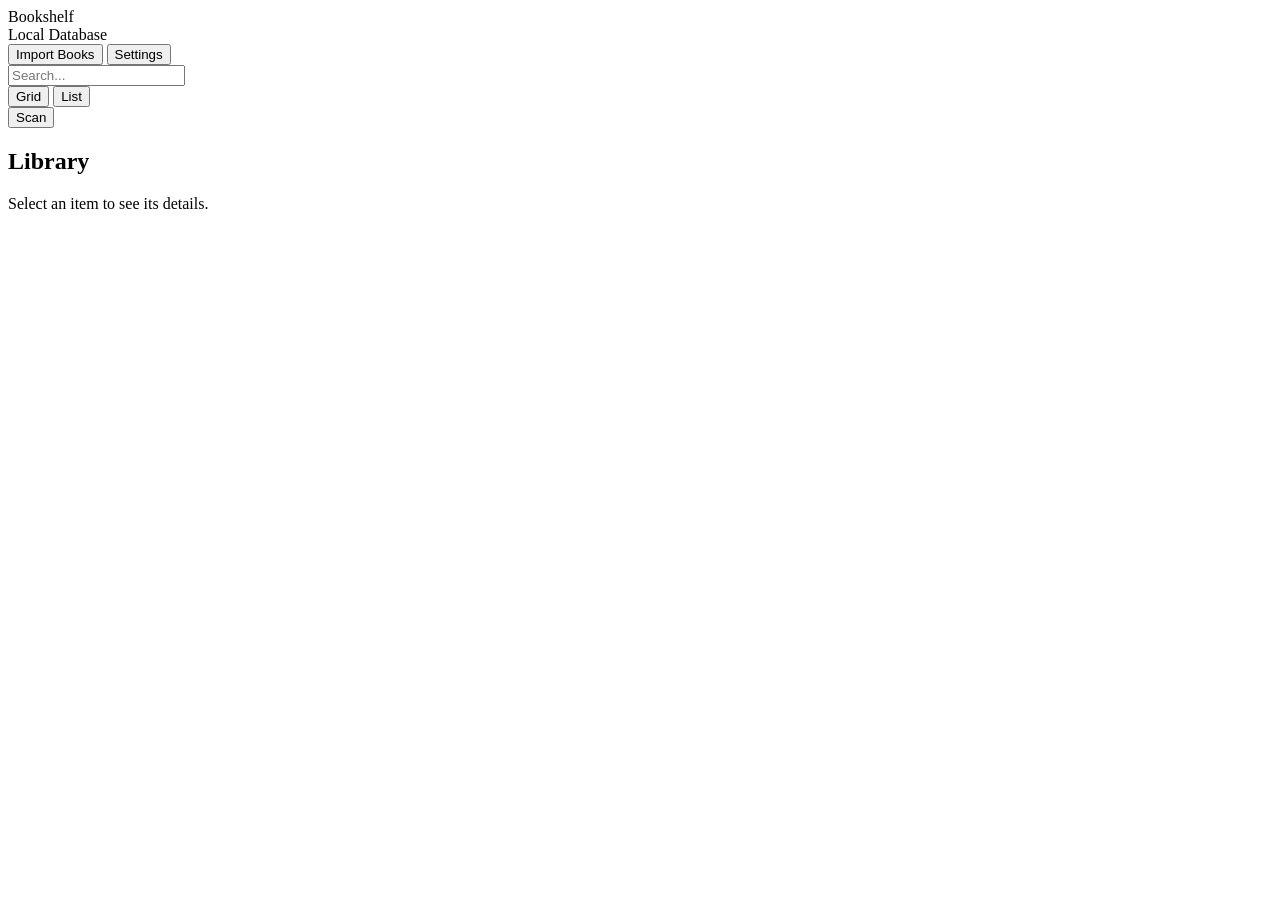
<file: src/bookhub/ui/web/index.html>
<!doctype html>
<html lang="zh-CN">
<head>
  <meta charset="utf-8">
  <meta name="viewport" content="width=device-width, initial-scale=1">
  <title>Simple Book Library</title>
  <link rel="stylesheet" href="app://app/css/base.css">
  <link rel="stylesheet" href="app://app/css/skins/glass/tokens.css" media="all" data-skin-link data-skin="glass">
  <link rel="stylesheet" href="app://app/css/skins/glass/components.css" media="all" data-skin-link data-skin="glass">
</head>
<body data-theme="day" data-ui-skin="glass">
  <div id="vwSceneMount" hidden aria-hidden="true"></div>
  <main class="app-shell">
    <aside class="sidebar glass">
      <div class="brand">
        <div class="brand-title" data-str="sidebar.title">Bookshelf</div>
        <div class="brand-subtitle" data-str="sidebar.subtitle">Local Database</div>
      </div>
      <nav class="side-list" id="navList" aria-label="Primary"></nav>
      <div class="side-actions">
        <button class="primary-btn" id="importBtn" data-str="sidebar.import_books">Import Books</button>
        <button class="ghost-btn" id="settingsBtn" data-str="sidebar.settings">Settings</button>
      </div>
    </aside>

    <header class="topbar glass">
      <div class="search-box" role="search">
        <span class="search-symbol" aria-hidden="true"></span>
        <input id="searchInput" autocomplete="off" aria-label="Search" placeholder="Search...">
      </div>
      <div class="top-tools">
        <div class="segmented" id="viewModeToggle" aria-label="View mode">
          <button class="active" data-mode="grid" data-str="view.grid">Grid</button>
          <button data-mode="list" data-str="view.list">List</button>
        </div>
        <button class="primary-btn" id="scanBtn" data-str="topbar.scan">Scan</button>
      </div>
      <div id="suggestions" class="suggestions glass"></div>
    </header>

    <section class="main-stage glass" id="mainStage">
      <div class="page-head">
        <div class="title-stack">
          <h1 id="pageTitle">Library</h1>
          <div class="subtitle" id="pageSubtitle"></div>
        </div>
        <div class="page-head-tools" id="pageHeadTools"></div>
      </div>
      <div class="content-split" id="contentArea"></div>
    </section>

    <aside class="detail-panel glass" id="detailPanel">
      <div class="detail-empty" id="detailEmpty" data-str="detail.empty">Select an item to see its details.</div>
      <div class="detail-content hidden" id="detailContent"></div>
    </aside>
  </main>

  <div class="overlay hidden" id="overlay"></div>
  <div class="toast-stack" id="toastStack"></div>
  <div class="context-menu hidden" id="contextMenu"></div>

  <script src="app://app/js/qwebchannel.js"></script>
  <script src="app://app/js/app.js"></script>
  <script src="app://app/js/text_rules.js"></script>
</body>
</html>
</file>
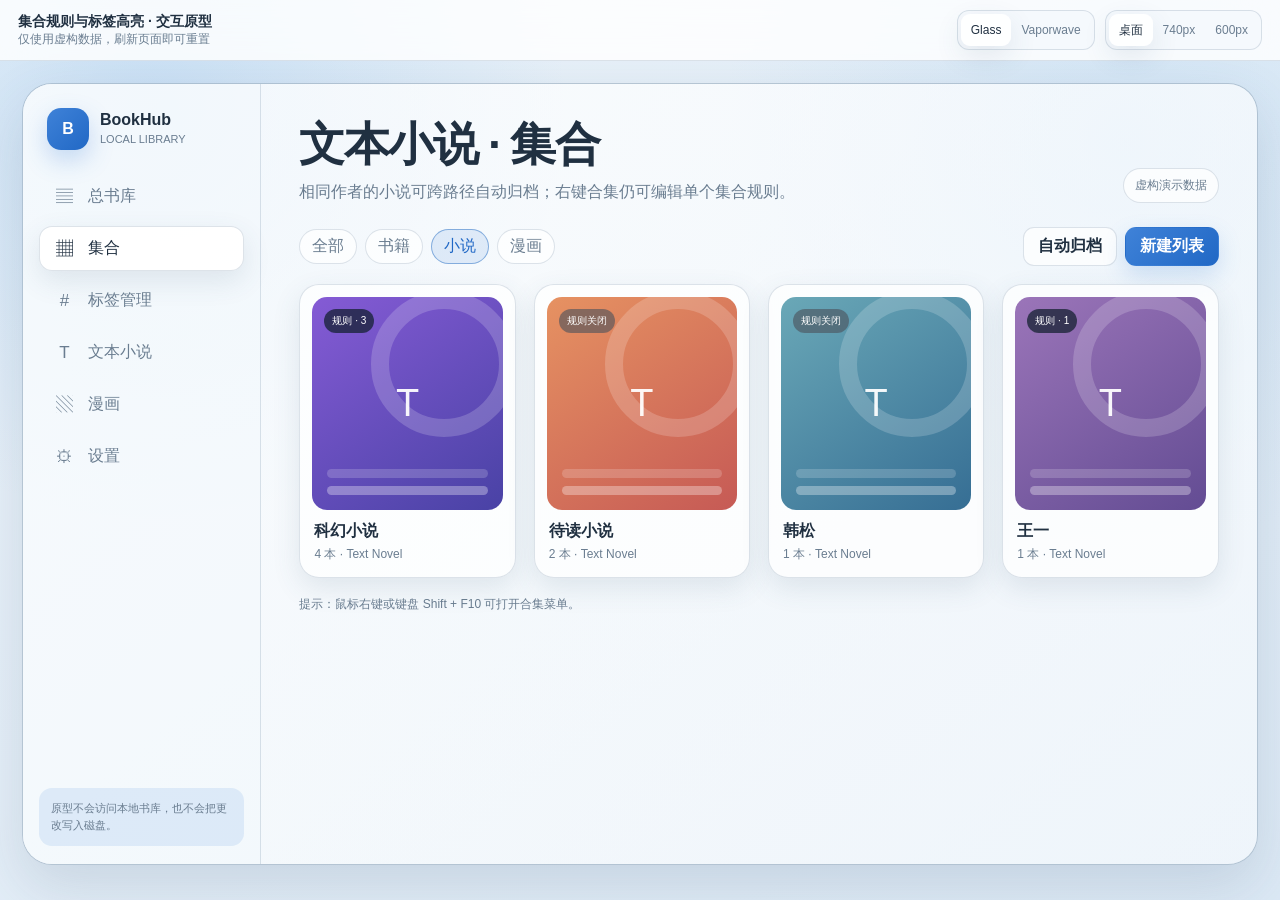
<file: collection-rules-prototype.html>
<!doctype html>
<html lang="zh-CN">
<head>
  <meta charset="utf-8">
  <meta name="viewport" content="width=device-width, initial-scale=1">
  <link rel="icon" href="data:,">
  <meta name="prototype-status" content="collection-rules-approved; author-archive-implemented-2026-09-26">
  <!-- 独立演示数据；正式功能已接入 src，真实书库以应用内预览和事务保存为准。 -->
  <title>集合规则与标签高亮交互原型 · Simple Book Library</title>
  <style>
    :root {
      color-scheme: light;
      --font: "Segoe UI", "Microsoft YaHei UI", "PingFang SC", sans-serif;
      --mono: "Cascadia Code", "SFMono-Regular", Consolas, monospace;
      --bg: #eaf2f9;
      --bg-strong: #dce9f5;
      --surface: rgba(255,255,255,.72);
      --surface-strong: rgba(255,255,255,.93);
      --surface-soft: rgba(244,249,253,.72);
      --line: rgba(102,129,156,.22);
      --line-strong: rgba(88,119,148,.38);
      --text: #203041;
      --muted: #6a7d90;
      --accent: #3f82d8;
      --accent-strong: #2168c5;
      --accent-soft: rgba(63,130,216,.13);
      --success: #238761;
      --success-soft: rgba(35,135,97,.12);
      --warning: #bc7a21;
      --warning-soft: rgba(188,122,33,.12);
      --danger: #d64c57;
      --danger-soft: rgba(214,76,87,.12);
      --shadow: 0 22px 55px rgba(60,88,116,.16);
      --shadow-soft: 0 10px 28px rgba(60,88,116,.12);
      --radius-xl: 28px;
      --radius-lg: 20px;
      --radius-md: 14px;
      --radius-sm: 10px;
    }

    body[data-skin="vaporwave"] {
      color-scheme: dark;
      --bg: #120c2b;
      --bg-strong: #251250;
      --surface: rgba(32,20,70,.78);
      --surface-strong: rgba(39,24,82,.96);
      --surface-soft: rgba(51,29,96,.72);
      --line: rgba(111,231,255,.22);
      --line-strong: rgba(232,101,255,.42);
      --text: #fbf3ff;
      --muted: #c2aed9;
      --accent: #42d9ff;
      --accent-strong: #f366ff;
      --accent-soft: rgba(66,217,255,.13);
      --success: #63f0bd;
      --success-soft: rgba(99,240,189,.12);
      --warning: #ffd166;
      --warning-soft: rgba(255,209,102,.12);
      --danger: #ff6e9f;
      --danger-soft: rgba(255,110,159,.12);
      --shadow: 0 24px 70px rgba(4,2,21,.48), 0 0 28px rgba(243,102,255,.08);
      --shadow-soft: 0 14px 32px rgba(4,2,21,.4);
    }

    * { box-sizing: border-box; }
    html, body { min-height: 100%; }
    body {
      margin: 0;
      min-width: 320px;
      overflow-x: hidden;
      font-family: var(--font);
      color: var(--text);
      background:
        radial-gradient(circle at 12% 12%, rgba(119,178,232,.28), transparent 30%),
        radial-gradient(circle at 88% 16%, rgba(152,199,238,.22), transparent 30%),
        linear-gradient(145deg, var(--bg), var(--bg-strong));
      transition: background .25s ease, color .25s ease;
    }
    body[data-skin="vaporwave"] {
      background:
        radial-gradient(circle at 18% 13%, rgba(243,102,255,.22), transparent 29%),
        radial-gradient(circle at 84% 18%, rgba(66,217,255,.18), transparent 31%),
        linear-gradient(155deg, var(--bg), var(--bg-strong));
    }
    body.modal-open { overflow: hidden; }
    button, input, select { font: inherit; color: inherit; }
    button { cursor: pointer; }
    button:disabled { cursor: not-allowed; opacity: .52; }
    :focus-visible { outline: 3px solid color-mix(in srgb, var(--accent) 55%, transparent); outline-offset: 2px; }
    .hidden { display: none !important; }
    .sr-only {
      position: absolute; width: 1px; height: 1px; padding: 0; margin: -1px;
      overflow: hidden; clip: rect(0,0,0,0); white-space: nowrap; border: 0;
    }

    .prototype-toolbar {
      position: sticky;
      top: 0;
      z-index: 80;
      display: flex;
      align-items: center;
      justify-content: space-between;
      gap: 14px;
      padding: 10px 18px;
      background: color-mix(in srgb, var(--surface-strong) 88%, transparent);
      border-bottom: 1px solid var(--line);
      backdrop-filter: blur(20px);
    }
    .prototype-label { min-width: 0; }
    .prototype-label strong { display: block; font-size: 14px; }
    .prototype-label span { display: block; color: var(--muted); font-size: 12px; }
    .prototype-controls { display: flex; align-items: center; gap: 10px; flex-wrap: wrap; justify-content: flex-end; }
    .segmented {
      display: inline-flex;
      padding: 3px;
      border: 1px solid var(--line);
      border-radius: 12px;
      background: var(--surface-soft);
    }
    .segmented button {
      min-height: 32px;
      padding: 5px 10px;
      border: 0;
      border-radius: 9px;
      background: transparent;
      color: var(--muted);
      font-size: 12px;
    }
    .segmented button.active { color: var(--text); background: var(--surface-strong); box-shadow: var(--shadow-soft); }

    .preview-wrap { padding: 22px; }
    .preview-stage {
      width: min(1480px, 100%);
      min-height: 780px;
      margin: 0 auto;
      border: 1px solid var(--line-strong);
      border-radius: 30px;
      overflow: hidden;
      background: color-mix(in srgb, var(--surface) 52%, transparent);
      box-shadow: var(--shadow);
      transition: width .25s ease;
    }
    .preview-stage[data-viewport="740"] { width: min(740px, 100%); }
    .preview-stage[data-viewport="600"] { width: min(600px, 100%); }

    .app-shell {
      min-height: 780px;
      display: grid;
      grid-template-columns: 238px minmax(0, 1fr);
      background:
        linear-gradient(140deg, color-mix(in srgb, var(--surface) 88%, transparent), color-mix(in srgb, var(--surface-soft) 62%, transparent));
    }
    .sidebar {
      display: flex;
      flex-direction: column;
      min-width: 0;
      padding: 24px 16px 18px;
      border-right: 1px solid var(--line);
      background: color-mix(in srgb, var(--surface-soft) 74%, transparent);
    }
    .brand { display: flex; align-items: center; gap: 11px; padding: 0 8px 24px; }
    .brand-mark {
      width: 42px; height: 42px; flex: 0 0 42px; border-radius: 14px;
      display: grid; place-items: center; color: white; font-weight: 800;
      background: linear-gradient(135deg, var(--accent), var(--accent-strong));
      box-shadow: 0 10px 24px color-mix(in srgb, var(--accent) 28%, transparent);
    }
    .brand-copy { min-width: 0; }
    .brand-copy strong { display: block; font-size: 16px; }
    .brand-copy span { color: var(--muted); font-size: 11px; }
    .nav-stack { display: grid; gap: 7px; }
    .nav-button {
      width: 100%; min-height: 45px; display: flex; align-items: center; gap: 11px;
      padding: 9px 12px; border: 1px solid transparent; border-radius: 13px;
      background: transparent; color: var(--muted); text-align: left;
    }
    .nav-button:hover { background: var(--surface); color: var(--text); }
    .nav-button.active { color: var(--text); background: var(--surface-strong); border-color: var(--line); box-shadow: var(--shadow-soft); }
    .nav-icon { width: 25px; text-align: center; font-size: 17px; }
    .sidebar-spacer { flex: 1; }
    .prototype-note {
      padding: 12px; border-radius: 13px; background: var(--accent-soft); color: var(--muted);
      font-size: 11px; line-height: 1.55;
    }

    .workspace { min-width: 0; padding: 30px clamp(18px, 3vw, 42px) 42px; }
    .page-header { display: flex; align-items: flex-end; justify-content: space-between; gap: 18px; margin-bottom: 24px; }
    .page-heading h1 { margin: 0; font-size: clamp(28px, 3.6vw, 46px); letter-spacing: -.035em; }
    .page-heading p { margin: 6px 0 0; color: var(--muted); }
    .header-badge {
      padding: 8px 11px; border: 1px solid var(--line); border-radius: 999px;
      color: var(--muted); background: var(--surface);
      font-size: 12px; white-space: nowrap;
    }
    .page { display: none; }
    .page.active { display: block; animation: fade-in .18s ease; }
    @keyframes fade-in { from { opacity: .2; transform: translateY(4px); } to { opacity: 1; transform: none; } }

    .collection-toolbar { display: flex; gap: 12px; align-items: center; justify-content: space-between; margin-bottom: 18px; }
    .collection-toolbar-actions { display: flex; gap: 8px; flex-wrap: wrap; justify-content: flex-end; }
    .filter-chips { display: flex; gap: 8px; flex-wrap: wrap; }
    .chip {
      border: 1px solid var(--line); border-radius: 999px; background: var(--surface); color: var(--muted);
      min-height: 34px; padding: 6px 12px;
    }
    .chip.active { color: var(--accent-strong); border-color: color-mix(in srgb, var(--accent) 48%, var(--line)); background: var(--accent-soft); }
    .collection-grid { display: grid; grid-template-columns: repeat(auto-fit, minmax(180px, 1fr)); gap: 18px; }
    .collection-card {
      position: relative; min-width: 0; padding: 12px; border: 1px solid var(--line); border-radius: 20px;
      background: var(--surface); box-shadow: var(--shadow-soft); user-select: none;
      transition: transform .16s ease, border-color .16s ease;
    }
    .collection-card:hover { transform: translateY(-3px); border-color: var(--line-strong); }
    .collection-cover {
      aspect-ratio: 1 / 1.12; border-radius: 15px; overflow: hidden; position: relative;
      display: grid; place-items: center; color: rgba(255,255,255,.94); font-size: 38px;
      background: linear-gradient(145deg, var(--cover-a), var(--cover-b));
    }
    .collection-cover::before {
      content: ""; position: absolute; width: 110px; height: 110px; border-radius: 50%;
      border: 18px solid rgba(255,255,255,.18); transform: translate(36px,-40px);
    }
    .collection-cover::after {
      content: ""; position: absolute; inset: auto 15px 15px; height: 9px; border-radius: 999px;
      background: rgba(255,255,255,.32); box-shadow: 0 -17px rgba(255,255,255,.18);
    }
    .rule-card-badge {
      position: absolute; top: 12px; left: 12px; z-index: 2; padding: 5px 8px; border-radius: 999px;
      background: rgba(17,31,45,.72); color: white; font-size: 10px; backdrop-filter: blur(10px);
    }
    .rule-card-badge.off { background: rgba(76,83,93,.62); }
    .collection-open {
      width: 100%; border: 0; background: transparent; text-align: left; padding: 11px 2px 2px;
    }
    .collection-open strong { display: block; overflow: hidden; text-overflow: ellipsis; white-space: nowrap; }
    .collection-open span { display: block; margin-top: 4px; color: var(--muted); font-size: 12px; }
    .collection-hint { margin: 18px 0 0; color: var(--muted); font-size: 12px; }
    .tag-catalog { display: grid; gap: 18px; min-width: 0; }
    .tag-group { min-width: 0; padding-bottom: 18px; border-bottom: 1px solid var(--line); }
    .tag-group:last-child { border-bottom: 0; padding-bottom: 0; }
    .tag-group-title { display: flex; align-items: baseline; gap: 7px; margin: 0 0 10px; font-size: 18px; }
    .tag-group-count, .tag-resource-count { color: var(--muted); font-size: 12px; font-weight: 600; }
    .tag-list { display: grid; grid-template-columns: repeat(auto-fill, minmax(150px, 1fr)); gap: 4px 16px; min-width: 0; }
    .tag-link {
      min-width: 0; width: 100%; min-height: 34px; padding: 4px 6px; border: 0; border-radius: 6px;
      display: grid; grid-template-columns: auto minmax(0, 1fr) auto; align-items: center; gap: 6px;
      background: transparent; text-align: left; color: var(--text);
    }
    .tag-link:hover { background: var(--surface); }
    .tag-bullet { color: var(--muted); }
    .tag-name { min-width: 0; max-width: 100%; justify-self: start; overflow: hidden; text-overflow: ellipsis; white-space: nowrap; }
    .tag-name.highlighted {
      margin-left: -6px; padding: 3px 6px; border-radius: 7px;
      background: color-mix(in srgb, var(--tag-highlight) 38%, var(--surface-strong));
      box-shadow: inset 0 0 0 1px color-mix(in srgb, var(--tag-highlight) 55%, transparent);
    }
    .tag-help { margin: 18px 0 0; color: var(--muted); font-size: 12px; }
    .archive-panel { padding: 24px; }
    .archive-panel h2 { margin: 0; font-size: 22px; }
    .archive-panel p { color: var(--muted); line-height: 1.65; }
    .archive-kicker { color: var(--accent-strong); font-size: 11px; font-weight: 750; letter-spacing: .08em; }
    .archive-head, .archive-preset, .archive-actions, .archive-preview-head { display: flex; align-items: flex-start; justify-content: space-between; gap: 14px; }
    .archive-head { padding-bottom: 20px; border-bottom: 1px solid var(--line); }
    .archive-preset { padding: 17px; margin-top: 18px; border: 1px solid var(--line); border-radius: 16px; background: var(--surface-soft); }
    .archive-preset h3 { margin: 0 0 4px; font-size: 16px; }
    .archive-preset p { margin: 0; font-size: 12px; }
    .archive-status { flex: 0 0 auto; padding: 5px 9px; border-radius: 999px; color: var(--muted); background: var(--surface); font-size: 11px; }
    .archive-status.enabled { color: var(--success); background: var(--success-soft); }
    .archive-notes { display: grid; gap: 7px; margin: 17px 0; padding: 15px; border-radius: 13px; background: var(--accent-soft); font-size: 12px; line-height: 1.55; }
    .archive-notes strong { color: var(--accent-strong); }
    .archive-actions { align-items: center; flex-wrap: wrap; }
    .archive-actions > div { display: flex; gap: 8px; flex-wrap: wrap; }
    .archive-preview { margin-top: 20px; padding-top: 20px; border-top: 1px solid var(--line); }
    .archive-preview h3 { margin: 0 0 5px; font-size: 16px; }
    .archive-preview p { margin: 0; font-size: 12px; }
    .archive-summary { display: grid; grid-template-columns: repeat(4, minmax(0,1fr)); gap: 9px; margin: 16px 0; }
    .archive-row { display: flex; align-items: flex-start; justify-content: space-between; gap: 12px; padding: 12px; border: 1px solid var(--line); border-radius: 12px; background: var(--surface-soft); }
    .archive-row + .archive-row { margin-top: 8px; }
    .archive-row strong, .archive-row span { display: block; min-width: 0; overflow-wrap: anywhere; }
    .archive-row span { margin-top: 4px; color: var(--muted); font-size: 11px; }
    .archive-row em { flex: 0 0 auto; padding: 4px 7px; border-radius: 8px; background: var(--success-soft); color: var(--success); font-size: 11px; font-style: normal; }
    .archive-row.conflict em { color: var(--warning); background: var(--warning-soft); }
    .archive-preview-actions { display: flex; justify-content: flex-end; gap: 8px; margin-top: 17px; }

    .settings-grid { display: grid; grid-template-columns: 190px minmax(0, 1fr); gap: 24px; align-items: start; }
    .settings-nav {
      display: grid; gap: 5px; padding: 10px; border: 1px solid var(--line); border-radius: 18px;
      background: var(--surface); position: sticky; top: 70px;
    }
    .settings-nav button {
      min-height: 43px; padding: 8px 12px; border: 0; border-radius: 11px;
      background: transparent; color: var(--muted); text-align: left;
    }
    .settings-nav button:hover { background: var(--surface-soft); color: var(--text); }
    .settings-nav button.active { color: var(--accent-strong); background: var(--accent-soft); box-shadow: inset 3px 0 var(--accent); }
    .settings-content { min-width: 0; }
    .placeholder-card, .panel {
      min-width: 0; border: 1px solid var(--line); border-radius: var(--radius-lg); background: var(--surface);
      box-shadow: var(--shadow-soft);
    }
    .placeholder-card { padding: 24px; }
    .placeholder-card h2 { margin: 0 0 7px; }
    .placeholder-card p { color: var(--muted); line-height: 1.7; }

    .rules-manager { display: grid; grid-template-columns: minmax(210px, .72fr) minmax(430px, 1.8fr); gap: 18px; align-items: start; }
    .collection-panel { padding: 15px; max-height: 650px; overflow: auto; }
    .panel-title { display: flex; align-items: center; justify-content: space-between; gap: 10px; margin: 0 0 12px; }
    .panel-title h2 { margin: 0; font-size: 16px; }
    .count-pill { padding: 3px 8px; border-radius: 999px; color: var(--muted); background: var(--surface-soft); font-size: 11px; }
    .search-field { position: relative; margin-bottom: 14px; }
    .search-field input {
      width: 100%; min-width: 0; height: 40px; border: 1px solid var(--line); border-radius: 12px;
      background: var(--surface-soft); padding: 8px 12px 8px 34px;
    }
    .search-field span { position: absolute; left: 11px; top: 10px; color: var(--muted); }
    .kind-group + .kind-group { margin-top: 15px; }
    .kind-label { margin: 0 0 6px; color: var(--muted); font-size: 11px; font-weight: 700; letter-spacing: .08em; text-transform: uppercase; }
    .collection-list { display: grid; gap: 5px; }
    .collection-list button {
      width: 100%; min-width: 0; display: grid; grid-template-columns: auto minmax(0,1fr) auto;
      align-items: center; gap: 8px; padding: 9px; border: 1px solid transparent; border-radius: 11px;
      background: transparent; text-align: left;
    }
    .collection-list button:hover { background: var(--surface-soft); }
    .collection-list button.active { background: var(--accent-soft); border-color: color-mix(in srgb, var(--accent) 28%, transparent); }
    .status-dot { width: 8px; height: 8px; border-radius: 50%; background: var(--muted); box-shadow: 0 0 0 3px color-mix(in srgb, var(--muted) 12%, transparent); }
    .status-dot.enabled { background: var(--success); box-shadow: 0 0 0 3px var(--success-soft); }
    .collection-list-name { min-width: 0; overflow: hidden; text-overflow: ellipsis; white-space: nowrap; }
    .collection-list-meta { color: var(--muted); font-size: 10px; white-space: nowrap; }

    .rule-editor { padding: 20px; }
    .editor-head { display: flex; align-items: flex-start; justify-content: space-between; gap: 16px; padding-bottom: 17px; border-bottom: 1px solid var(--line); }
    .editor-kicker { color: var(--accent-strong); font-size: 11px; font-weight: 700; letter-spacing: .08em; text-transform: uppercase; }
    .editor-head h2 { margin: 4px 0 5px; font-size: 22px; }
    .editor-head p { margin: 0; color: var(--muted); font-size: 12px; }
    .switch { position: relative; display: inline-flex; align-items: center; gap: 9px; white-space: nowrap; }
    .switch input { position: absolute; opacity: 0; pointer-events: none; }
    .switch-track {
      width: 45px; height: 25px; border-radius: 999px; padding: 3px; background: color-mix(in srgb, var(--muted) 45%, transparent);
      transition: .18s ease;
    }
    .switch-track::after { content: ""; display: block; width: 19px; height: 19px; border-radius: 50%; background: white; box-shadow: 0 2px 8px rgba(0,0,0,.18); transition: .18s ease; }
    .switch input:checked + .switch-track { background: var(--success); }
    .switch input:checked + .switch-track::after { transform: translateX(20px); }
    .switch.small { font-size: 11px; color: var(--muted); }
    .switch.small .switch-track { width: 35px; height: 20px; padding: 2px; }
    .switch.small .switch-track::after { width: 16px; height: 16px; }
    .switch.small input:checked + .switch-track::after { transform: translateX(15px); }

    .editor-section { padding: 18px 0; border-bottom: 1px solid var(--line); }
    .editor-section:last-of-type { border-bottom: 0; }
    .section-row { display: flex; align-items: center; justify-content: space-between; gap: 12px; margin-bottom: 12px; }
    .section-row h3 { margin: 0; font-size: 14px; }
    .section-row p { margin: 3px 0 0; color: var(--muted); font-size: 11px; }
    .select, .text-input {
      min-width: 0; height: 38px; border: 1px solid var(--line); border-radius: 10px;
      background: var(--surface-soft); padding: 7px 10px;
    }
    .condition-list { display: grid; gap: 9px; }
    .condition-row {
      min-width: 0; display: grid; grid-template-columns: 126px minmax(120px,1fr) auto auto; gap: 8px; align-items: center;
      padding: 9px; border: 1px solid var(--line); border-radius: 13px; background: var(--surface-soft);
    }
    .condition-row .select, .condition-row .text-input { width: 100%; }
    .icon-button {
      width: 36px; height: 36px; border: 1px solid var(--line); border-radius: 10px;
      background: var(--surface); color: var(--muted);
    }
    .icon-button:hover { color: var(--danger); border-color: color-mix(in srgb, var(--danger) 38%, transparent); }
    .ghost-button, .primary-button, .danger-button {
      min-height: 39px; border-radius: 11px; padding: 8px 14px; font-weight: 650;
    }
    .ghost-button { border: 1px solid var(--line); background: var(--surface); }
    .ghost-button:hover { border-color: var(--line-strong); background: var(--surface-soft); }
    .primary-button { border: 1px solid transparent; color: white; background: linear-gradient(135deg, var(--accent), var(--accent-strong)); box-shadow: 0 9px 22px color-mix(in srgb, var(--accent) 22%, transparent); }
    .danger-button { border: 1px solid color-mix(in srgb, var(--danger) 38%, transparent); color: var(--danger); background: var(--danger-soft); }
    .add-condition { margin-top: 10px; }
    .validation-message { min-height: 20px; margin: 8px 0 0; color: var(--danger); font-size: 11px; }
    .exclusion-list { display: grid; gap: 7px; }
    .exclusion-item {
      min-width: 0; display: flex; align-items: center; justify-content: space-between; gap: 10px;
      padding: 9px 11px; border: 1px solid var(--line); border-radius: 11px; background: var(--warning-soft);
    }
    .exclusion-copy { min-width: 0; }
    .exclusion-copy strong { display: block; overflow: hidden; text-overflow: ellipsis; white-space: nowrap; font-size: 12px; }
    .exclusion-copy span { color: var(--muted); font-size: 10px; }
    .empty-state { padding: 15px; border: 1px dashed var(--line-strong); border-radius: 12px; color: var(--muted); text-align: center; font-size: 12px; }
    .editor-actions { display: flex; align-items: center; justify-content: space-between; gap: 12px; padding-top: 18px; }
    .dirty-state { color: var(--muted); font-size: 11px; }
    .dirty-state.changed { color: var(--warning); }
    .action-group { display: flex; gap: 8px; flex-wrap: wrap; justify-content: flex-end; }

    .context-menu {
      position: fixed; z-index: 160; min-width: 188px; padding: 7px; border: 1px solid var(--line-strong);
      border-radius: 13px; background: var(--surface-strong); box-shadow: var(--shadow); backdrop-filter: blur(20px);
    }
    .context-menu button { width: 100%; min-height: 36px; padding: 7px 10px; border: 0; border-radius: 8px; background: transparent; text-align: left; }
    .context-menu button:hover { background: var(--accent-soft); }
    .context-menu button.danger { color: var(--danger); }
    .context-menu hr { border: 0; border-top: 1px solid var(--line); margin: 5px 0; }
    .tag-context-menu { width: 236px; max-width: calc(100vw - 16px); max-height: calc(100vh - 16px); overflow-y: auto; }
    .tag-highlight-palette { padding: 8px 4px 3px; border-top: 1px solid var(--line); }
    .tag-palette-label { display: block; margin: 0 5px 8px; color: var(--muted); font-size: 11px; }
    .tag-color-grid { display: grid; grid-template-columns: repeat(5, 1fr); gap: 5px; margin-bottom: 7px; }
    .context-menu button.tag-color-swatch {
      width: 33px; height: 33px; min-height: 0; justify-self: center; padding: 0;
      border: 2px solid var(--surface-strong); border-radius: 50%; background: var(--swatch-color);
      box-shadow: 0 0 0 1px var(--line-strong);
    }
    .context-menu button.tag-color-swatch:hover,
    .context-menu button.tag-color-swatch:focus-visible { box-shadow: 0 0 0 2px var(--accent); }
    .tag-custom-colors:empty { display: none; }
    .tag-color-input { position: absolute; width: 1px; height: 1px; opacity: 0; pointer-events: none; }

    .modal-layer {
      position: fixed; inset: 0; z-index: 200; display: grid; place-items: center; padding: 18px;
      background: rgba(10,20,32,.4); backdrop-filter: blur(12px);
    }
    .modal-layer[aria-hidden="true"] { display: none; }
    .modal {
      width: min(880px, 100%); max-height: min(800px, calc(100vh - 36px)); overflow: auto;
      border: 1px solid var(--line-strong); border-radius: 24px; background: var(--surface-strong); box-shadow: var(--shadow);
    }
    .modal.compact { width: min(560px, 100%); }
    .modal-header { position: sticky; top: 0; z-index: 2; display: flex; align-items: flex-start; justify-content: space-between; gap: 12px; padding: 18px 20px; border-bottom: 1px solid var(--line); background: var(--surface-strong); }
    .modal-header h2 { margin: 0; font-size: 20px; }
    .modal-header p { margin: 5px 0 0; color: var(--muted); font-size: 12px; }
    .modal-body { padding: 20px; }
    .modal-footer { display: flex; justify-content: flex-end; gap: 8px; padding: 15px 20px; border-top: 1px solid var(--line); }
    .modal .rule-editor { padding: 0; border: 0; box-shadow: none; background: transparent; }
    .modal .editor-head { display: none; }
    .close-button { width: 38px; height: 38px; border: 1px solid var(--line); border-radius: 11px; background: var(--surface); font-size: 18px; }
    .choice-grid { display: grid; gap: 10px; }
    .choice-card {
      display: grid; grid-template-columns: auto 1fr; gap: 11px; padding: 14px;
      border: 1px solid var(--line); border-radius: 14px; background: var(--surface-soft); cursor: pointer;
    }
    .choice-card:has(input:checked) { border-color: var(--accent); background: var(--accent-soft); }
    .choice-card strong { display: block; }
    .choice-card span { display: block; margin-top: 4px; color: var(--muted); font-size: 12px; line-height: 1.55; }
    .stats-grid { display: grid; grid-template-columns: repeat(5, minmax(0,1fr)); gap: 9px; }
    .stat-card { min-width: 0; padding: 12px; border: 1px solid var(--line); border-radius: 13px; background: var(--surface-soft); }
    .stat-card span { display: block; color: var(--muted); font-size: 10px; }
    .stat-card strong { display: block; margin-top: 4px; font-size: 22px; }
    .stat-card.add strong { color: var(--success); }
    .stat-card.remove strong { color: var(--danger); }
    .preview-groups { display: grid; gap: 12px; margin-top: 16px; }
    details.preview-group { border: 1px solid var(--line); border-radius: 13px; background: var(--surface-soft); overflow: hidden; }
    details.preview-group summary { padding: 11px 13px; cursor: pointer; font-weight: 650; }
    .preview-items { display: grid; gap: 1px; border-top: 1px solid var(--line); }
    .preview-item { display: flex; align-items: center; justify-content: space-between; gap: 12px; padding: 9px 13px; background: var(--surface); }
    .preview-item code { min-width: 0; overflow: hidden; text-overflow: ellipsis; white-space: nowrap; font: 11px var(--mono); color: var(--muted); }
    .preview-item span { white-space: nowrap; font-size: 10px; color: var(--muted); }

    body[data-preview-viewport="740"] .modal-layer,
    body[data-preview-viewport="600"] .modal-layer {
      left: 50%; right: auto; transform: translateX(-50%);
    }
    body[data-preview-viewport="740"] .modal-layer { width: min(740px, 100vw); padding: 14px; }
    body[data-preview-viewport="740"] .modal-layer .stats-grid { grid-template-columns: repeat(3, minmax(0,1fr)); }
    body[data-preview-viewport="740"] .modal-layer .condition-row { grid-template-columns: 112px minmax(0,1fr) auto; }
    body[data-preview-viewport="740"] .modal-layer .condition-row .switch { grid-column: 2 / 3; justify-self: start; }
    body[data-preview-viewport="600"] .modal-layer { width: min(600px, 100vw); padding: 10px; }
    body[data-preview-viewport="600"] .modal-layer .modal { border-radius: 18px; max-height: calc(100vh - 20px); }
    body[data-preview-viewport="600"] .modal-layer .modal-header,
    body[data-preview-viewport="600"] .modal-layer .modal-body,
    body[data-preview-viewport="600"] .modal-layer .modal-footer { padding: 13px; }
    body[data-preview-viewport="600"] .modal-layer .condition-row { grid-template-columns: minmax(0,1fr) auto; }
    body[data-preview-viewport="600"] .modal-layer .condition-row .select,
    body[data-preview-viewport="600"] .modal-layer .condition-row .text-input { grid-column: 1 / -1; }
    body[data-preview-viewport="600"] .modal-layer .condition-row .switch { grid-column: 1; }
    body[data-preview-viewport="600"] .modal-layer .condition-row .icon-button { grid-column: 2; grid-row: 3; }
    body[data-preview-viewport="600"] .modal-layer .section-row { align-items: flex-start; flex-direction: column; }
    body[data-preview-viewport="600"] .modal-layer .section-row .select { width: 100%; }
    body[data-preview-viewport="600"] .modal-layer .stats-grid { grid-template-columns: repeat(2, minmax(0,1fr)); }
    .preview-note { margin: 14px 0 0; padding: 11px 13px; border-radius: 12px; background: var(--accent-soft); color: var(--muted); font-size: 12px; line-height: 1.6; }

    .toast-region { position: fixed; right: 18px; bottom: 18px; z-index: 300; display: grid; gap: 9px; width: min(360px, calc(100vw - 36px)); }
    .toast { padding: 13px 15px; border: 1px solid var(--line-strong); border-radius: 13px; background: var(--surface-strong); box-shadow: var(--shadow); animation: toast-in .2s ease; }
    .toast strong { display: block; font-size: 13px; }
    .toast span { display: block; margin-top: 3px; color: var(--muted); font-size: 11px; }
    @keyframes toast-in { from { opacity: 0; transform: translateY(8px); } }

    .preview-stage[data-viewport="740"] .app-shell { grid-template-columns: 84px minmax(0,1fr); }
    .preview-stage[data-viewport="740"] .sidebar { padding-inline: 10px; }
    .preview-stage[data-viewport="740"] .brand { justify-content: center; padding-inline: 0; }
    .preview-stage[data-viewport="740"] .brand-copy,
    .preview-stage[data-viewport="740"] .nav-label,
    .preview-stage[data-viewport="740"] .prototype-note { display: none; }
    .preview-stage[data-viewport="740"] .nav-button { justify-content: center; padding-inline: 7px; }
    .preview-stage[data-viewport="740"] .settings-grid { grid-template-columns: 145px minmax(0,1fr); gap: 14px; }
    .preview-stage[data-viewport="740"] .rules-manager { grid-template-columns: 1fr; }
    .preview-stage[data-viewport="740"] .collection-panel { max-height: 250px; }
    .preview-stage[data-viewport="740"] .condition-row { grid-template-columns: 112px minmax(0,1fr) auto; }
    .preview-stage[data-viewport="740"] .condition-row .switch { grid-column: 2 / 3; justify-self: start; }
    .preview-stage[data-viewport="740"] .stats-grid { grid-template-columns: repeat(3, minmax(0,1fr)); }
    .preview-stage[data-viewport="740"] .archive-summary { grid-template-columns: repeat(2, minmax(0,1fr)); }

    .preview-stage[data-viewport="600"] .app-shell { display: block; }
    .preview-stage[data-viewport="600"] .sidebar { flex-direction: row; align-items: center; gap: 8px; padding: 10px 12px; border-right: 0; border-bottom: 1px solid var(--line); }
    .preview-stage[data-viewport="600"] .brand { padding: 0; }
    .preview-stage[data-viewport="600"] .brand-copy,
    .preview-stage[data-viewport="600"] .prototype-note,
    .preview-stage[data-viewport="600"] .nav-label { display: none; }
    .preview-stage[data-viewport="600"] .nav-stack { display: flex; flex: 1; justify-content: flex-end; }
    .preview-stage[data-viewport="600"] .nav-button { width: auto; min-height: 40px; }
    .preview-stage[data-viewport="600"] .workspace { padding: 22px 14px 32px; }
    .preview-stage[data-viewport="600"] .page-header { align-items: flex-start; }
    .preview-stage[data-viewport="600"] .header-badge { display: none; }
    .preview-stage[data-viewport="600"] .settings-grid { display: block; }
    .preview-stage[data-viewport="600"] .settings-nav { position: static; display: flex; overflow-x: auto; margin-bottom: 14px; padding: 6px; }
    .preview-stage[data-viewport="600"] .settings-nav button { flex: 0 0 auto; white-space: nowrap; }
    .preview-stage[data-viewport="600"] .settings-nav button.active { box-shadow: inset 0 -3px var(--accent); }
    .preview-stage[data-viewport="600"] .rules-manager { grid-template-columns: 1fr; }
    .preview-stage[data-viewport="600"] .collection-panel { max-height: 230px; }
    .preview-stage[data-viewport="600"] .rule-editor { padding: 15px; }
    .preview-stage[data-viewport="600"] .editor-head { display: grid; }
    .preview-stage[data-viewport="600"] .condition-row { grid-template-columns: minmax(0,1fr) auto; }
    .preview-stage[data-viewport="600"] .condition-row .select,
    .preview-stage[data-viewport="600"] .condition-row .text-input { grid-column: 1 / -1; }
    .preview-stage[data-viewport="600"] .condition-row .switch { grid-column: 1; }
    .preview-stage[data-viewport="600"] .condition-row .icon-button { grid-column: 2; grid-row: 3; }
    .preview-stage[data-viewport="600"] .section-row { align-items: flex-start; flex-direction: column; }
    .preview-stage[data-viewport="600"] .section-row .select { width: 100%; }
    .preview-stage[data-viewport="600"] .editor-actions { align-items: flex-start; flex-direction: column; }
    .preview-stage[data-viewport="600"] .action-group { width: 100%; }
    .preview-stage[data-viewport="600"] .action-group button { flex: 1; }
    .preview-stage[data-viewport="600"] .stats-grid { grid-template-columns: repeat(2, minmax(0,1fr)); }
    .preview-stage[data-viewport="600"] .archive-panel { padding: 16px; }
    .preview-stage[data-viewport="600"] .archive-head, .preview-stage[data-viewport="600"] .archive-actions, .preview-stage[data-viewport="600"] .archive-preview-head { flex-direction: column; }
    .preview-stage[data-viewport="600"] .archive-summary { grid-template-columns: repeat(2, minmax(0,1fr)); }
    .preview-stage[data-viewport="600"] .collection-toolbar { align-items: flex-start; flex-direction: column; }
    .preview-stage[data-viewport="600"] .tag-list { grid-template-columns: repeat(auto-fill, minmax(132px, 1fr)); }

    @media (max-width: 760px) {
      .prototype-toolbar { align-items: flex-start; }
      .prototype-label span { display: none; }
      .preview-wrap { padding: 10px; }
      .preview-stage { border-radius: 20px; }
      .app-shell { display: block; }
      .sidebar { flex-direction: row; align-items: center; padding: 10px 12px; border-right: 0; border-bottom: 1px solid var(--line); }
      .brand { padding: 0; }
      .brand-copy, .prototype-note { display: none; }
      .nav-stack { display: flex; flex: 1; justify-content: flex-end; }
      .nav-button { width: auto; }
      .workspace { padding: 22px 14px 32px; }
      .settings-grid, .rules-manager { display: block; }
      .settings-nav { position: static; display: flex; overflow-x: auto; margin-bottom: 14px; }
      .settings-nav button { flex: 0 0 auto; white-space: nowrap; }
      .collection-panel { max-height: 230px; margin-bottom: 14px; }
      .condition-row { grid-template-columns: minmax(0,1fr) auto; }
      .condition-row .select, .condition-row .text-input { grid-column: 1 / -1; }
      .condition-row .switch { grid-column: 1; }
      .condition-row .icon-button { grid-column: 2; grid-row: 3; }
      .stats-grid { grid-template-columns: repeat(2, minmax(0,1fr)); }
      .archive-head, .archive-actions, .archive-preview-head, .collection-toolbar { align-items: flex-start; flex-direction: column; }
      .archive-summary { grid-template-columns: repeat(2, minmax(0,1fr)); }
    }
  </style>
</head>
<body data-skin="glass" data-preview-viewport="desktop">
  <header class="prototype-toolbar" aria-label="原型检查工具栏">
    <div class="prototype-label">
       <strong>集合规则与标签高亮 · 交互原型</strong>
      <span>仅使用虚构数据，刷新页面即可重置</span>
    </div>
    <div class="prototype-controls">
      <div class="segmented" aria-label="界面皮肤">
        <button type="button" class="active" data-skin-choice="glass" aria-pressed="true">Glass</button>
        <button type="button" data-skin-choice="vaporwave" aria-pressed="false">Vaporwave</button>
      </div>
      <div class="segmented" aria-label="预览宽度">
        <button type="button" class="active" data-viewport-choice="desktop" aria-pressed="true">桌面</button>
        <button type="button" data-viewport-choice="740" aria-pressed="false">740px</button>
        <button type="button" data-viewport-choice="600" aria-pressed="false">600px</button>
      </div>
    </div>
  </header>

  <div class="preview-wrap">
    <div class="preview-stage" id="previewStage" data-viewport="desktop">
      <div class="app-shell">
        <aside class="sidebar">
          <div class="brand">
            <div class="brand-mark" aria-hidden="true">B</div>
            <div class="brand-copy"><strong>BookHub</strong><span>LOCAL LIBRARY</span></div>
          </div>
          <nav class="nav-stack" aria-label="主导航">
            <button type="button" class="nav-button" data-nav="library"><span class="nav-icon">▤</span><span class="nav-label">总书库</span></button>
             <button type="button" class="nav-button active" data-nav="collections"><span class="nav-icon">▦</span><span class="nav-label">集合</span></button>
             <button type="button" class="nav-button" data-nav="tags" aria-label="标签管理"><span class="nav-icon">#</span><span class="nav-label">标签管理</span></button>
             <button type="button" class="nav-button" data-nav="novels"><span class="nav-icon">T</span><span class="nav-label">文本小说</span></button>
            <button type="button" class="nav-button" data-nav="comics"><span class="nav-icon">▧</span><span class="nav-label">漫画</span></button>
            <button type="button" class="nav-button" data-nav="settings"><span class="nav-icon">⚙</span><span class="nav-label">设置</span></button>
          </nav>
          <div class="sidebar-spacer"></div>
          <div class="prototype-note">原型不会访问本地书库，也不会把更改写入磁盘。</div>
        </aside>

        <main class="workspace">
          <section class="page active" data-page="collections" id="collectionsPage">
            <header class="page-header">
              <div class="page-heading"><h1>文本小说 · 集合</h1><p>相同作者的小说可跨路径自动归档；右键合集仍可编辑单个集合规则。</p></div>
              <div class="header-badge">虚构演示数据</div>
            </header>
            <div class="collection-toolbar">
              <div class="filter-chips" aria-label="合集类型筛选">
                <button type="button" class="chip" data-kind-filter="all" aria-pressed="false">全部</button>
                <button type="button" class="chip" data-kind-filter="book" aria-pressed="false">书籍</button>
                <button type="button" class="chip active" data-kind-filter="text_novel" aria-pressed="true">小说</button>
                <button type="button" class="chip" data-kind-filter="comic" aria-pressed="false">漫画</button>
              </div>
              <div class="collection-toolbar-actions">
                <button type="button" class="ghost-button" id="collectionArchiveButton">自动归档</button>
                <button type="button" class="primary-button" id="newCollectionButton">新建列表</button>
              </div>
            </div>
            <div class="collection-grid" id="collectionGrid"></div>
            <p class="collection-hint">提示：鼠标右键或键盘 Shift + F10 可打开合集菜单。</p>
          </section>

          <section class="page" data-page="tags" id="tagsPage">
            <header class="page-header">
              <div class="page-heading"><h1>标签管理</h1><p>给常访问的标签加上文字卡片高亮，快速找到想看的书。</p></div>
              <div class="header-badge">虚构演示数据</div>
            </header>
            <div class="tag-catalog" id="tagCatalog"></div>
            <p class="tag-help">提示：右键标签或按 Shift + F10 选择高亮颜色；普通点击模拟打开标签。</p>
          </section>

          <section class="page" data-page="settings" id="settingsPage">
            <header class="page-header">
              <div class="page-heading"><h1>设置</h1><p>配置自动归档预设与每个合集的规则。</p></div>
              <div class="header-badge">原型模式</div>
            </header>
            <div class="settings-grid">
              <nav class="settings-nav" aria-label="设置分类">
                <button type="button" data-settings-section="general">常规</button>
                <button type="button" data-settings-section="appearance">外观与主题</button>
                <button type="button" data-settings-section="shortcuts">快捷键</button>
                <button type="button" data-settings-section="paths">路径与扫描</button>
                <button type="button" data-settings-section="errors">错误日志</button>
                <button type="button" class="active" data-settings-section="collection-rules">集合规则</button>
                <button type="button" data-settings-section="auto-archive">自动归档</button>
              </nav>
              <div class="settings-content" id="settingsContent">
                <div class="rules-manager" id="ruleManager">
                  <aside class="collection-panel panel">
                    <div class="panel-title"><h2>全部合集</h2><span class="count-pill" id="collectionCount">0</span></div>
                    <label class="search-field">
                      <span aria-hidden="true">⌕</span>
                      <span class="sr-only">搜索合集</span>
                      <input id="collectionSearch" type="search" placeholder="搜索合集…" autocomplete="off">
                    </label>
                    <div id="collectionRuleList"></div>
                  </aside>
                  <section class="rule-editor panel" id="ruleEditor" aria-label="集合规则编辑器"></section>
                </div>
                <section class="archive-panel panel hidden" id="authorArchivePanel" aria-label="自动归档配置"></section>
                <div class="placeholder-card hidden" id="settingsPlaceholder"></div>
              </div>
            </div>
          </section>
        </main>
      </div>
    </div>
  </div>

  <div class="context-menu hidden" id="contextMenu" role="menu" aria-label="合集菜单">
    <button type="button" role="menuitem" data-menu-action="open">打开</button>
    <button type="button" role="menuitem" data-menu-action="edit-rule">编辑集合规则…</button>
    <hr>
    <button type="button" role="menuitem" data-menu-action="rename">重命名</button>
    <button type="button" role="menuitem" class="danger" data-menu-action="delete">删除</button>
  </div>

  <div class="context-menu tag-context-menu hidden" id="tagContextMenu" role="menu" aria-label="标签菜单">
    <button type="button" role="menuitem" id="tagHighlightAction" aria-expanded="false" aria-controls="tagHighlightPalette">进行高亮</button>
    <div class="tag-highlight-palette hidden" id="tagHighlightPalette">
      <span class="tag-palette-label">预设颜色</span>
      <div class="tag-color-grid" id="tagPresetColors"></div>
      <span class="tag-palette-label">自定义颜色</span>
      <div class="tag-color-grid tag-custom-colors" id="tagCustomColors"></div>
      <button type="button" role="menuitem" id="tagCreateColor">＋ 创建喜欢的颜色…</button>
      <input class="tag-color-input" type="color" id="tagColorInput" tabindex="-1" aria-label="选择自定义高亮颜色">
    </div>
    <button type="button" role="menuitem" id="tagRemoveHighlight" class="hidden">取消高亮</button>
  </div>

  <div class="modal-layer" id="ruleModal" aria-hidden="true">
    <section class="modal" role="dialog" aria-modal="true" aria-labelledby="ruleModalTitle">
      <header class="modal-header">
        <div><h2 id="ruleModalTitle">编辑集合规则</h2><p id="ruleModalSubtitle"></p></div>
        <button type="button" class="close-button" data-close-layer="ruleModal" aria-label="关闭">×</button>
      </header>
      <div class="modal-body"><section class="rule-editor" id="modalRuleEditor"></section></div>
    </section>
  </div>

  <div class="modal-layer" id="disableModal" aria-hidden="true">
    <section class="modal compact" role="dialog" aria-modal="true" aria-labelledby="disableTitle">
      <header class="modal-header">
        <div><h2 id="disableTitle">关闭集合规则</h2><p>请选择已有自动成员的处理方式。</p></div>
        <button type="button" class="close-button" data-close-layer="disableModal" aria-label="关闭">×</button>
      </header>
      <div class="modal-body">
        <div class="choice-grid">
          <label class="choice-card"><input type="radio" name="disableMode" value="remove"><span><strong>撤销自动成员</strong><span>删除仅由规则加入的成员，手动加入的成员继续保留。</span></span></label>
          <label class="choice-card"><input type="radio" name="disableMode" value="convert"><span><strong>保留并转为手动</strong><span>当前自动成员全部保留，并转换成普通手动成员。</span></span></label>
        </div>
      </div>
      <footer class="modal-footer">
        <button type="button" class="ghost-button" data-close-layer="disableModal">取消</button>
        <button type="button" class="primary-button" id="confirmDisableMode" disabled>继续预览</button>
      </footer>
    </section>
  </div>

  <div class="modal-layer" id="authorDisableModal" aria-hidden="true">
    <section class="modal compact" role="dialog" aria-modal="true" aria-labelledby="authorDisableTitle">
      <header class="modal-header">
        <div><h2 id="authorDisableTitle">关闭根据作者归档</h2><p>作者集合会保留。请选择现有自动成员的处理方式。</p></div>
        <button type="button" class="close-button" data-close-layer="authorDisableModal" aria-label="关闭">×</button>
      </header>
      <div class="modal-body">
        <div class="choice-grid">
          <label class="choice-card"><input type="radio" name="authorDisableMode" value="remove"><span><strong>撤销自动成员</strong><span>仅撤销预设自动加入的成员；手动成员与空集合保留。</span></span></label>
          <label class="choice-card"><input type="radio" name="authorDisableMode" value="convert"><span><strong>转为手动成员</strong><span>保留全部当前成员，之后不再随作者字段自动更新。</span></span></label>
        </div>
      </div>
      <footer class="modal-footer">
        <button type="button" class="ghost-button" data-close-layer="authorDisableModal">取消</button>
        <button type="button" class="primary-button" id="confirmAuthorDisableMode" disabled>继续预览</button>
      </footer>
    </section>
  </div>

  <div class="modal-layer" id="previewModal" aria-hidden="true">
    <section class="modal" role="dialog" aria-modal="true" aria-labelledby="previewTitle">
      <header class="modal-header">
        <div><h2 id="previewTitle">规则影响预览</h2><p id="previewSubtitle">确认前不会修改任何演示状态。</p></div>
        <button type="button" class="close-button" data-close-layer="previewModal" aria-label="关闭">×</button>
      </header>
      <div class="modal-body" id="previewBody"></div>
      <footer class="modal-footer">
        <button type="button" class="ghost-button" data-close-layer="previewModal">返回修改</button>
        <button type="button" class="primary-button" id="confirmSaveRule">确认并保存</button>
      </footer>
    </section>
  </div>

  <div class="toast-region" id="toastRegion" aria-live="polite" aria-atomic="false"></div>

  <script>
    (() => {
      "use strict";

      const KIND_META = {
        book: { label: "书籍", icon: "▤" },
        text_novel: { label: "Text Novel", icon: "T" },
        comic: { label: "Comic", icon: "▧" },
      };
      const OPERATORS = [
        ["contains", "包含"], ["not_contains", "不包含"], ["starts_with", "开头为"],
        ["ends_with", "结尾为"], ["equals", "完全等于"],
      ];
      const CATALOG = [
        { id: "b-1", kind: "book", name: "[山田太郎]-人体绘画基础-视觉出版社.pdf" },
        { id: "b-2", kind: "book", name: "Python自动化实战-O'Reilly.epub" },
        { id: "b-3", kind: "book", name: "设计系统-视觉出版社.fb2.zip" },
        { id: "b-4", kind: "book", name: "[试读版]-色彩构成-艺术工业出版社.pdf" },
        { id: "b-5", kind: "book", name: "O'Reilly-Learning SQL.epub" },
        { id: "b-6", kind: "book", name: "摄影构图与视觉语言.docx" },
        { id: "b-7", kind: "book", name: "[陈墨]-现代建筑图鉴-城建出版社.pdf" },
        { id: "b-8", kind: "book", name: "Python 数据处理手册.md" },
        { id: "n-1", kind: "text_novel", name: "[刘慈欣]-流浪地球-科幻世界.txt", author: "刘慈欣", path: "D:/小说/科幻/流浪地球.txt" },
        { id: "n-2", kind: "text_novel", name: "银河边缘-科幻世界.txt", author: "刘慈欣", path: "E:/旧书库/银河边缘.txt" },
        { id: "n-3", kind: "text_novel", name: "[试读]-星海旅人-未来出版社.txt", author: "韩松", path: "F:/下载/星海旅人.txt" },
        { id: "n-4", kind: "text_novel", name: "城市漫游者-文艺出版社.txt", author: "王一", path: "D:/小说/城市漫游者.txt" },
        { id: "n-5", kind: "text_novel", name: "未来简史-科幻世界.txt", author: "", path: "E:/旧书库/未来简史.txt" },
        { id: "n-6", kind: "text_novel", name: "深空回声.txt", author: "韩松", path: "D:/小说/深空回声.txt" },
        { id: "c-1", kind: "comic", name: "人体彩绘练习册" },
        { id: "c-2", kind: "comic", name: "短篇漫画-[山田]-第一季.cbz" },
        { id: "c-3", kind: "comic", name: "城市夜行-短篇集" },
        { id: "c-4", kind: "comic", name: "[试阅]-机械纪元.cbz" },
        { id: "c-5", kind: "comic", name: "科幻短篇-月面来客.cbz" },
      ];
      const DEMO_TAG_GROUPS = [
        { letter: "A", items: [{ name: "Art", count: 8 }, { name: "Architecture", count: 3 }] },
        { letter: "K", items: [{ name: "科幻", count: 14 }] },
        { letter: "L", items: [{ name: "LOL", count: 1 }, { name: "Literature", count: 6 }, { name: "Long Name For a Favorite Genre That Keeps Growing", count: 2 }] },
        { letter: "P", items: [{ name: "Python", count: 7 }, { name: "Photography", count: 4 }] },
        { letter: "S", items: [{ name: "设计", count: 11 }, { name: "随笔", count: 5 }] },
      ];
      const TAG_PRESET_COLORS = [
        { name: "黄色", color: "#ffe58a" },
        { name: "绿色", color: "#bfeacf" },
        { name: "粉色", color: "#f7c7d8" },
        { name: "蓝色", color: "#c8e2fa" },
        { name: "紫色", color: "#dacdf7" },
      ];
      const DEMO_COLLECTIONS = [
        {
          id: "book-art", kind: "book", name: "人体绘画", enabled: true, matchMode: "any",
          conditions: [{ operator: "contains", value: "人体", caseSensitive: false }, { operator: "contains", value: "绘画", caseSensitive: false }],
          autoMemberIds: ["b-1", "b-6"], manualMemberIds: ["b-1", "b-4"], exclusions: ["b-4"],
          cover: ["#ef83b6", "#7d8de8"],
        },
        {
          id: "book-tech", kind: "book", name: "技术与编程", enabled: true, matchMode: "any",
          conditions: [{ operator: "contains", value: "Python", caseSensitive: true }, { operator: "starts_with", value: "O'Reilly", caseSensitive: false }],
          autoMemberIds: ["b-2", "b-5", "b-8"], manualMemberIds: ["b-3"], exclusions: [],
          cover: ["#4e9bd8", "#3564bd"],
        },
        {
          id: "book-publisher", kind: "book", name: "视觉出版社", enabled: false, matchMode: "all",
          conditions: [{ operator: "contains", value: "视觉出版社", caseSensitive: false }],
          autoMemberIds: [], manualMemberIds: ["b-3"], exclusions: [],
          cover: ["#66bfa0", "#328674"],
        },
        {
          id: "novel-scifi", kind: "text_novel", name: "科幻小说", enabled: true, matchMode: "all",
          conditions: [{ operator: "contains", value: "科幻", caseSensitive: false }, { operator: "not_contains", value: "试读", caseSensitive: false }],
          autoMemberIds: ["n-1", "n-2", "n-5"], manualMemberIds: ["n-4"], exclusions: ["n-3"],
          cover: ["#855bd5", "#4942a5"],
        },
        {
          id: "novel-pending", kind: "text_novel", name: "待读小说", enabled: false, matchMode: "any",
          conditions: [{ operator: "contains", value: "出版社", caseSensitive: false }],
          autoMemberIds: [], manualMemberIds: ["n-1", "n-4"], exclusions: [],
          cover: ["#e69262", "#c65a55"],
        },
        {
          id: "novel-hansong", kind: "text_novel", name: "韩松", enabled: false, matchMode: "all",
          conditions: [], autoMemberIds: [], manualMemberIds: ["n-3"], exclusions: [],
          cover: ["#6aa8b7", "#366e94"],
        },
        {
          id: "novel-wangyi", kind: "text_novel", name: "王一", enabled: true, matchMode: "all",
          conditions: [{ operator: "contains", value: "城市", caseSensitive: false }],
          autoMemberIds: ["n-4"], manualMemberIds: [], exclusions: [],
          cover: ["#9b75b9", "#634c93"],
        },
        {
          id: "comic-short", kind: "comic", name: "短篇漫画", enabled: true, matchMode: "any",
          conditions: [{ operator: "contains", value: "短篇", caseSensitive: false }, { operator: "ends_with", value: "短篇集", caseSensitive: false }],
          autoMemberIds: ["c-2", "c-3", "c-5"], manualMemberIds: ["c-1"], exclusions: [],
          cover: ["#f07891", "#9e3e8b"],
        },
        {
          id: "comic-archive", kind: "comic", name: "典藏漫画", enabled: false, matchMode: "all",
          conditions: [], autoMemberIds: [], manualMemberIds: ["c-1", "c-2"], exclusions: [],
          cover: ["#deaa42", "#967126"],
        },
      ];

      const clone = (value) => JSON.parse(JSON.stringify(value));
      let collections = clone(DEMO_COLLECTIONS);
      let currentId = "book-tech";
      let draft = null;
      let draftOrigin = "settings";
      let contextId = null;
      let contextTrigger = null;
      let activeLayer = null;
      const layerStack = [];
      const layerFocus = new Map();
      let pendingDisableMode = "";
      let pendingPreview = null;
      let authorPresetEnabled = false;
      let authorPreview = null;
      let authorSimulationCount = 0;
      let archiveOrigin = "settings";
      const tagHighlights = new Map();
      const customTagColors = [];
      let tagDraftColor = null;
      let tagContextName = null;
      let tagContextTrigger = null;
      let tagContextAnchor = null;

      const $ = (id) => document.getElementById(id);
      const qsa = (selector, root = document) => Array.from(root.querySelectorAll(selector));
      const collectionById = (id) => collections.find((item) => item.id === id);
      const catalogById = (id) => CATALOG.find((item) => item.id === id);
      const namesForIds = (ids) => ids.map(catalogById).filter(Boolean);

      function sourceName(resource) {
        if (!resource) return "";
        if (resource.kind === "comic") return resource.name.replace(/\.cbz$/i, "");
        return resource.name.replace(/\.(fb2\.zip|pdf|epub|html?|md|markdown|fb2|docx|txt)$/i, "");
      }

      function matchesCondition(name, condition) {
        const left = condition.caseSensitive ? name : name.toLocaleLowerCase();
        const rawValue = String(condition.value || "").trim();
        const right = condition.caseSensitive ? rawValue : rawValue.toLocaleLowerCase();
        if (!right) return false;
        if (condition.operator === "contains") return left.includes(right);
        if (condition.operator === "not_contains") return !left.includes(right);
        if (condition.operator === "starts_with") return left.startsWith(right);
        if (condition.operator === "ends_with") return left.endsWith(right);
        if (condition.operator === "equals") return left === right;
        return false;
      }

      function matchesRule(resource, rule) {
        const valid = rule.conditions.filter((condition) => String(condition.value || "").trim());
        if (!rule.enabled || !valid.length) return false;
        return rule.matchMode === "all"
          ? valid.every((condition) => matchesCondition(condition.field === "author" ? resource.author || "" : sourceName(resource), condition))
          : valid.some((condition) => matchesCondition(condition.field === "author" ? resource.author || "" : sourceName(resource), condition));
      }

      function calculatePreview(rule, disableMode = "") {
        const original = collectionById(rule.id);
        const kindItems = CATALOG.filter((item) => item.kind === rule.kind);
        const manual = new Set(original.manualMemberIds);
        const oldAuto = new Set(original.autoMemberIds);
        const excluded = new Set(rule.exclusions);
        let matched = [];
        let effective = [];
        if (rule.enabled) {
          matched = kindItems.filter((item) => matchesRule(item, rule));
          effective = matched.filter((item) => !excluded.has(item.id));
        }
        const effectiveIds = new Set(effective.map((item) => item.id));
        const add = rule.enabled ? effective.filter((item) => !oldAuto.has(item.id)) : [];
        const remove = rule.enabled
          ? namesForIds([...oldAuto].filter((id) => !effectiveIds.has(id) && !manual.has(id)))
          : (disableMode === "convert" ? [] : namesForIds([...oldAuto].filter((id) => !manual.has(id))));
        const manualKeptIds = new Set([...manual]);
        if (!rule.enabled && disableMode === "convert") [...oldAuto].forEach((id) => manualKeptIds.add(id));
        const manualKept = namesForIds([...manualKeptIds]);
        const excludedItems = rule.enabled ? matched.filter((item) => excluded.has(item.id)) : [];
        return {
          rule: clone(rule), disableMode, matched, effective, add, remove, manualKept, excludedItems,
          summary: {
            matched: matched.length,
            add: add.length,
            remove: remove.length,
            manualKept: manualKept.length,
            excluded: excludedItems.length,
          },
        };
      }

      function currentCollection() { return collectionById(currentId) || collections[0]; }
      function startDraft(id, origin = "settings") {
        currentId = id;
        draft = clone(collectionById(id));
        draftOrigin = origin;
        pendingPreview = null;
      }

      function isValidDraft() {
        if (!draft) return false;
        if (!draft.enabled) return true;
        return draft.conditions.some((condition) => String(condition.value || "").trim());
      }

      function isDraftChanged() {
        const original = collectionById(draft.id);
        return JSON.stringify(draft) !== JSON.stringify(original);
      }

      function invalidatePreview() { pendingPreview = null; }

      function toast(title, message) {
        const item = document.createElement("div");
        item.className = "toast";
        item.innerHTML = `<strong>${escapeHtml(title)}</strong><span>${escapeHtml(message)}</span>`;
        $("toastRegion").appendChild(item);
        window.setTimeout(() => item.remove(), 3300);
      }

      function escapeHtml(value) {
        return String(value ?? "").replace(/[&<>'"]/g, (char) => ({ "&": "&amp;", "<": "&lt;", ">": "&gt;", "'": "&#39;", '"': "&quot;" }[char]));
      }

      function authorKey(value) { return String(value || "").trim().toLocaleLowerCase().replace(/ß/g, "ss").replace(/ς/g, "σ"); }

      function authorArchivePlan(mode, disableMode = "") {
        const novels = CATALOG.filter((item) => item.kind === "text_novel");
        const groups = new Map();
        const missing = [];
        novels.forEach((item) => {
          const author = String(item.author || "").trim();
          if (!author) { missing.push(item); return; }
          const key = authorKey(author);
          if (!groups.has(key)) groups.set(key, { key, author, items: [] });
          groups.get(key).items.push(item);
        });
        const managed = collections.filter((item) => item.archivePreset === "author");
        if (mode === "disable") {
          return {
            mode, disableMode, rows: managed.map((item) => ({
              status: "managed", author: item.archiveAuthor || item.name,
              name: item.name, count: item.autoMemberIds.length, collectionId: item.id,
            })),
            missing: missing.length,
            summary: {
              collections: managed.length,
              automatic: managed.reduce((total, item) => total + item.autoMemberIds.length, 0),
              manual: managed.reduce((total, item) => total + item.manualMemberIds.length, 0),
              emptyKept: managed.filter((item) => !item.autoMemberIds.length && !item.manualMemberIds.length).length,
            },
          };
        }
        const rows = [...groups.values()].map((group) => {
          const marked = managed.find((item) => item.archiveKey === group.key);
          const sameName = collections.filter((item) => item.kind === "text_novel" && authorKey(item.name) === group.key);
          if (sameName.length > 1) {
            return { ...group, status: "conflict", reason: "同名集合已有自定义规则或名称重复" };
          }
          if (marked) return { ...group, status: "managed", collectionId: marked.id, collectionName: marked.name };
          if (sameName.some((item) => item.conditions.length || item.enabled || item.archivePreset)) {
            return { ...group, status: "conflict", reason: "同名集合已有自定义规则或名称重复" };
          }
          if (sameName.length) return { ...group, status: "reuse", collectionId: sameName[0].id, collectionName: sameName[0].name };
          return { ...group, status: "create", collectionName: group.author };
        });
        return {
          mode, rows, missing: missing.length,
          summary: {
            create: rows.filter((row) => row.status === "create").length,
            reuse: rows.filter((row) => row.status === "reuse").length,
            managed: rows.filter((row) => row.status === "managed").length,
            conflict: rows.filter((row) => row.status === "conflict").length,
          },
        };
      }

      function renderAuthorArchive() {
        const host = $("authorArchivePanel");
        const status = authorPresetEnabled ? "已启用 · 持续更新" : "未启用";
        host.innerHTML = `
          <div class="archive-head">
            <div><span class="archive-kicker">TEXT NOVEL · ARCHIVE PRESETS</span><h2>自动归档</h2><p>在这里配置跨路径的归档预设。集合页与设置页共用此页面。</p></div>
            <button type="button" class="ghost-button" data-archive-action="back">${archiveOrigin === "collections" ? "返回小说集合" : "返回集合规则"}</button>
          </div>
          <div class="archive-preset">
            <div><h3>根据作者归档</h3><p>作者字段相同的文本小说归入同名集合。启用后，后续扫描和作者字段更新会继续同步。</p></div>
            <span class="archive-status ${authorPresetEnabled ? "enabled" : ""}">${status}</span>
          </div>
          <div class="archive-notes">
            <div><strong>归档范围</strong> 仅文本小说；作者为空跳过，多个作者视为当前字段中的一个完整名称。</div>
            <div><strong>同名处理</strong> 复用无自定义规则的集合；遇到已有自定义规则或重名歧义时跳过并提示。</div>
            <div><strong>成员与空集合</strong> 手动成员保留。作者改动后，旧集合可留空；关闭预设也不删除集合。</div>
          </div>
          <div class="archive-actions">
            <div><button type="button" class="ghost-button" data-archive-action="scan">模拟新增小说</button><button type="button" class="ghost-button" data-archive-action="change-author">模拟修改作者</button></div>
            <div><button type="button" class="${authorPresetEnabled ? "ghost-button" : "primary-button"}" data-archive-action="preview">${authorPresetEnabled ? "预览当前归档" : "预览启用"}</button>${authorPresetEnabled ? '<button type="button" class="danger-button" data-archive-action="disable">关闭预设…</button>' : ""}</div>
          </div>
          <div class="archive-preview ${authorPreview ? "" : "hidden"}" id="authorPreview"></div>`;
        host.querySelector('[data-archive-action="back"]').addEventListener("click", () => {
          if (archiveOrigin === "collections") {
            const novelFilter = document.querySelector('[data-kind-filter="text_novel"]');
            qsa("[data-kind-filter]").forEach((node) => {
              node.classList.toggle("active", node === novelFilter);
              node.setAttribute("aria-pressed", String(node === novelFilter));
            });
            renderCollectionGrid("text_novel");
            showPage("collections");
          } else showSettingsSection("collection-rules");
        });
        host.querySelector('[data-archive-action="scan"]').addEventListener("click", () => simulateAuthorArchiveChange("scan"));
        host.querySelector('[data-archive-action="change-author"]').addEventListener("click", () => simulateAuthorArchiveChange("change-author"));
        host.querySelector('[data-archive-action="preview"]').addEventListener("click", () => {
          authorPreview = authorArchivePlan("enable");
          renderAuthorArchive();
        });
        host.querySelector('[data-archive-action="disable"]')?.addEventListener("click", () => {
          qsa('input[name="authorDisableMode"]').forEach((input) => { input.checked = false; });
          $("confirmAuthorDisableMode").disabled = true;
          openLayer("authorDisableModal");
        });
        if (authorPreview) renderAuthorPreview(authorPreview);
      }

      function renderAuthorPreview(plan) {
        const host = $("authorPreview");
        const disabling = plan.mode === "disable";
        const summary = disabling
          ? [["保留集合", plan.summary.collections], ["现有自动成员", plan.summary.automatic], ["手动成员", plan.summary.manual], ["现有空集合", plan.summary.emptyKept]]
          : [["新建集合", plan.summary.create], ["复用集合", plan.summary.reuse], ["已有自动集合", plan.summary.managed], ["冲突跳过", plan.summary.conflict]];
        const rows = plan.rows.map((row) => {
          const label = disabling ? (plan.disableMode === "convert" ? "转为手动" : "撤销自动")
            : ({ create: "新建", reuse: "复用", managed: "同步", conflict: "跳过" })[row.status];
          const detail = disabling
            ? `${row.count} 位自动成员 · 集合保留${row.count ? "" : "（空集合）"}`
            : row.status === "conflict" ? row.reason
              : `${row.items.length} 本 · ${row.items.map((item) => item.path).join(" · ")}`;
          return `<div class="archive-row ${row.status === "conflict" ? "conflict" : ""}"><div><strong>${escapeHtml(row.author)} → ${escapeHtml(row.collectionName || row.name || row.author)}</strong><span>${escapeHtml(detail)}</span></div><em>${label}</em></div>`;
        }).join("");
        host.innerHTML = `
          <div class="archive-preview-head"><div><h3>${disabling ? "关闭预设前的影响预览" : "按作者归档预览"}</h3><p>${disabling ? "关闭后保留集合；手动成员不受影响。" : `无作者跳过 ${plan.missing} 本；冲突作者不会覆盖既有规则。`}</p></div><span class="archive-status">仅演示内存变化</span></div>
          <div class="archive-summary">${summary.map(([label, value]) => statCard(label, value, label === "冲突跳过" ? "remove" : "")).join("")}</div>
          <div>${rows || '<div class="empty-state">当前没有可归档的作者。</div>'}</div>
          <div class="archive-preview-actions"><button type="button" class="ghost-button" data-archive-action="cancel-preview">取消</button><button type="button" class="primary-button" data-archive-action="confirm-preview">${disabling ? "确认关闭预设" : authorPresetEnabled ? "确认同步归档" : "启用并归档"}</button></div>`;
        host.querySelector('[data-archive-action="cancel-preview"]').addEventListener("click", () => { authorPreview = null; renderAuthorArchive(); });
        host.querySelector('[data-archive-action="confirm-preview"]').addEventListener("click", applyAuthorArchivePreview);
      }

      function applyAuthorArchivePreview() {
        if (!authorPreview) return;
        if (authorPreview.mode === "disable") {
          collections.filter((item) => item.archivePreset === "author").forEach((item) => {
            if (authorPreview.disableMode === "convert") item.manualMemberIds = [...new Set([...item.manualMemberIds, ...item.autoMemberIds])];
            item.autoMemberIds = [];
            item.enabled = false;
          });
          authorPresetEnabled = false;
          toast("作者归档已关闭", "作者集合保留；刷新页面可重置演示。");
        } else {
          authorPreview.rows.filter((row) => row.status !== "conflict").forEach((row) => {
            let item = row.collectionId ? collectionById(row.collectionId) : null;
            if (!item) {
              item = {
                id: `author-demo-${++authorSimulationCount}`, kind: "text_novel", name: row.author,
                enabled: false, matchMode: "all", conditions: [], autoMemberIds: [], manualMemberIds: [],
                exclusions: [], cover: ["#5c9cdb", "#4767b4"],
              };
              collections.push(item);
            }
            item.archivePreset = "author";
            item.archiveKey = row.key;
            item.archiveAuthor = row.author;
            item.enabled = true;
            item.conditions = [{ field: "author", operator: "equals", value: row.author, caseSensitive: false }];
            item.autoMemberIds = row.items.map((resource) => resource.id).filter((id) => !item.exclusions.includes(id));
          });
          const activeKeys = new Set(authorPreview.rows.filter((row) => row.status !== "conflict").map((row) => row.key));
          collections.filter((item) => item.archivePreset === "author" && !activeKeys.has(item.archiveKey))
            .forEach((item) => { item.autoMemberIds = []; });
          authorPresetEnabled = true;
          toast("作者归档已更新", "演示数据已按作者整理；刷新页面可重置。");
        }
        authorPreview = null;
        renderAuthorArchive();
        renderCollectionGrid(document.querySelector("[data-kind-filter].active")?.dataset.kindFilter || "text_novel");
        renderSettingsManager();
      }

      function simulateAuthorArchiveChange(action) {
        if (action === "scan") {
          const id = `n-demo-${++authorSimulationCount}`;
          CATALOG.push({ id, kind: "text_novel", name: `新导入小说 ${authorSimulationCount}.txt`, author: "刘慈欣", path: `G:/新书库/新导入小说 ${authorSimulationCount}.txt` });
          toast("模拟扫描完成", "一本文本小说已加入虚构书库，作者为刘慈欣。");
        } else {
          const resource = catalogById("n-2");
          resource.author = resource.author === "韩松" ? "刘慈欣" : "韩松";
          toast("作者已更新", `“银河边缘”的作者改为 ${resource.author}。`);
        }
        authorPreview = null;
        if (authorPresetEnabled) {
          authorPreview = authorArchivePlan("enable");
          applyAuthorArchivePreview();
        } else renderAuthorArchive();
      }

      function openAuthorArchive(origin) {
        archiveOrigin = origin;
        showPage("settings");
        showSettingsSection("auto-archive");
        renderAuthorArchive();
      }

      function showPage(page) {
        closeTagContextMenu(false);
        qsa(".page").forEach((node) => node.classList.toggle("active", node.dataset.page === page));
        qsa("[data-nav]").forEach((node) => node.classList.toggle("active", node.dataset.nav === page));
        if (page === "settings") {
          showSettingsSection("collection-rules");
          renderSettingsManager();
        }
      }

      function renderTagCatalog() {
        const catalog = $("tagCatalog");
        catalog.textContent = "";
        DEMO_TAG_GROUPS.forEach((group) => {
          const section = document.createElement("section");
          section.className = "tag-group";
          const heading = document.createElement("h2");
          heading.className = "tag-group-title";
          heading.appendChild(document.createTextNode(group.letter));
          const groupCount = document.createElement("span");
          groupCount.className = "tag-group-count";
          groupCount.textContent = `(${group.items.length})`;
          heading.appendChild(groupCount);
          section.appendChild(heading);
          const list = document.createElement("div");
          list.className = "tag-list";
          group.items.forEach((item) => {
            const button = document.createElement("button");
            button.type = "button";
            button.className = "tag-link";
            button.dataset.tagName = item.name;
            button.setAttribute("aria-label", `${item.name} (${item.count})${tagHighlights.has(item.name) ? "，已高亮" : ""}`);
            button.title = item.name;
            const bullet = document.createElement("span");
            bullet.className = "tag-bullet";
            bullet.textContent = "•";
            const name = document.createElement("span");
            name.className = "tag-name";
            name.textContent = item.name;
            if (tagHighlights.has(item.name)) {
              name.classList.add("highlighted");
              name.style.setProperty("--tag-highlight", tagHighlights.get(item.name));
            }
            const count = document.createElement("span");
            count.className = "tag-resource-count";
            count.textContent = `(${item.count})`;
            button.append(bullet, name, count);
            button.addEventListener("click", () => toast("打开标签", `原型模拟打开“${item.name}”`));
            button.addEventListener("contextmenu", (event) => openTagContextMenu(event, item.name, button));
            button.addEventListener("keydown", (event) => {
              if ((event.key === "F10" && event.shiftKey) || event.key === "ContextMenu") {
                event.preventDefault();
                const rect = button.getBoundingClientRect();
                openTagContextMenu({ preventDefault() {}, clientX: rect.left + 24, clientY: rect.bottom }, item.name, button);
              }
            });
            list.appendChild(button);
          });
          section.appendChild(list);
          catalog.appendChild(section);
        });
      }

      function positionTagContextMenu() {
        const menu = $("tagContextMenu");
        const anchor = tagContextAnchor || { x: 8, y: 8 };
        menu.style.left = `${Math.max(8, Math.min(anchor.x, window.innerWidth - menu.offsetWidth - 8))}px`;
        menu.style.top = `${Math.max(8, Math.min(anchor.y, window.innerHeight - menu.offsetHeight - 8))}px`;
      }

      function renderTagColorSwatches() {
        const fill = (host, colors) => {
          host.textContent = "";
          colors.forEach(({ name, color }) => {
            const button = document.createElement("button");
            button.type = "button";
            button.className = "tag-color-swatch";
            button.setAttribute("role", "menuitem");
            button.setAttribute("aria-label", `${name}高亮`);
            button.title = `${name} ${color}`;
            button.dataset.color = color;
            button.style.setProperty("--swatch-color", color);
            button.addEventListener("click", () => applyTagHighlight(color));
            host.appendChild(button);
          });
        };
        fill($("tagPresetColors"), TAG_PRESET_COLORS);
        const custom = customTagColors.map((color, index) => ({ name: `自定义颜色 ${index + 1}`, color }));
        if (tagDraftColor && !customTagColors.includes(tagDraftColor) && !TAG_PRESET_COLORS.some((preset) => preset.color === tagDraftColor)) {
          custom.push({ name: "正在创建的颜色", color: tagDraftColor });
        }
        fill($("tagCustomColors"), custom);
      }

      function openTagContextMenu(event, name, trigger) {
        event.preventDefault();
        closeContextMenu(false);
        tagContextName = name;
        tagContextTrigger = trigger;
        tagContextAnchor = { x: event.clientX, y: event.clientY };
        tagDraftColor = null;
        $("tagHighlightPalette").classList.add("hidden");
        $("tagHighlightAction").setAttribute("aria-expanded", "false");
        $("tagRemoveHighlight").classList.toggle("hidden", !tagHighlights.has(name));
        renderTagColorSwatches();
        $("tagContextMenu").classList.remove("hidden");
        positionTagContextMenu();
        $("tagHighlightAction").focus();
      }

      function closeTagContextMenu(restoreFocus = true) {
        $("tagContextMenu").classList.add("hidden");
        tagDraftColor = null;
        tagContextName = null;
        tagContextAnchor = null;
        if (restoreFocus && tagContextTrigger?.isConnected) tagContextTrigger.focus();
        tagContextTrigger = null;
      }

      function applyTagHighlight(color, keepMenuOpen = false) {
        if (!tagContextName) return;
        const name = tagContextName;
        if (color) tagHighlights.set(name, color);
        else tagHighlights.delete(name);
        const row = qsa(".tag-link").find((button) => button.dataset.tagName === name);
        const label = row?.querySelector(".tag-name");
        label?.classList.toggle("highlighted", !!color);
        if (color) label?.style.setProperty("--tag-highlight", color);
        else label?.style.removeProperty("--tag-highlight");
        if (row) row.setAttribute("aria-label", `${name} ${row.querySelector(".tag-resource-count").textContent}${color ? "，已高亮" : ""}`);
        if (keepMenuOpen) {
          $("tagRemoveHighlight").classList.toggle("hidden", !color);
          return;
        }
        closeTagContextMenu(false);
        row?.focus();
      }

      function renderCollectionGrid(filter = "all") {
        const grid = $("collectionGrid");
        grid.textContent = "";
        $("collectionArchiveButton").classList.toggle("hidden", filter !== "text_novel");
        $("collectionsPage").querySelector("h1").textContent = filter === "text_novel" ? "文本小说 · 集合" : "集合";
        collections.filter((item) => filter === "all" || item.kind === filter).forEach((item) => {
          const card = document.createElement("article");
          card.className = "collection-card";
          card.tabIndex = 0;
          card.dataset.collectionId = item.id;
          card.setAttribute("aria-label", `${item.name}，${item.archivePreset === "author" ? "按作者归档" : item.enabled ? "规则已启用" : "规则未启用"}`);
          card.innerHTML = `
            <div class="collection-cover" style="--cover-a:${item.cover[0]};--cover-b:${item.cover[1]}">
              <span class="rule-card-badge ${item.enabled ? "" : "off"}">${item.archivePreset === "author" ? item.enabled ? `作者归档 · ${item.autoMemberIds.length}` : "作者预设关闭" : item.enabled ? `规则 · ${item.autoMemberIds.length}` : "规则关闭"}</span>
              <span aria-hidden="true">${KIND_META[item.kind].icon}</span>
            </div>
            <button type="button" class="collection-open"><strong>${escapeHtml(item.name)}</strong><span>${new Set([...item.manualMemberIds, ...item.autoMemberIds]).size} 本 · ${KIND_META[item.kind].label}</span></button>`;
          card.querySelector(".collection-open").addEventListener("click", () => toast("打开合集", `原型模拟打开“${item.name}”`));
          card.addEventListener("contextmenu", (event) => openContextMenu(event, item.id, card));
          card.addEventListener("keydown", (event) => {
            if (event.key === "F10" && event.shiftKey) {
              event.preventDefault();
              const rect = card.getBoundingClientRect();
              openContextMenu({ preventDefault() {}, clientX: rect.left + 24, clientY: rect.top + 24 }, item.id, card);
            }
          });
          grid.appendChild(card);
        });
      }

      function openContextMenu(event, id, trigger) {
        event.preventDefault();
        closeTagContextMenu(false);
        contextId = id;
        contextTrigger = trigger;
        const menu = $("contextMenu");
        const managed = collectionById(id)?.archivePreset === "author" && authorPresetEnabled;
        menu.querySelector('[data-menu-action="edit-rule"]').textContent = managed ? "管理自动归档…" : "编辑集合规则…";
        menu.querySelector('[data-menu-action="rename"]').classList.toggle("hidden", managed);
        menu.querySelector('[data-menu-action="delete"]').classList.toggle("hidden", managed);
        menu.classList.remove("hidden");
        const left = Math.min(event.clientX, window.innerWidth - 205);
        const top = Math.min(event.clientY, window.innerHeight - 190);
        menu.style.left = `${Math.max(8, left)}px`;
        menu.style.top = `${Math.max(8, top)}px`;
        menu.querySelector("button").focus();
      }

      function closeContextMenu(restoreFocus = true) {
        const menu = $("contextMenu");
        menu.classList.add("hidden");
        contextId = null;
        if (restoreFocus && contextTrigger?.isConnected) contextTrigger.focus();
        contextTrigger = null;
      }

      function renderSettingsManager() {
        renderCollectionRuleList();
        if (!draft || draft.id !== currentId || draftOrigin !== "settings") startDraft(currentId, "settings");
        renderRuleEditor($("ruleEditor"));
      }

      function renderCollectionRuleList() {
        const host = $("collectionRuleList");
        const query = $("collectionSearch").value.trim().toLocaleLowerCase();
        const filtered = collections.filter((item) => item.name.toLocaleLowerCase().includes(query));
        $("collectionCount").textContent = String(filtered.length);
        host.textContent = "";
        Object.entries(KIND_META).forEach(([kind, meta]) => {
          const items = filtered.filter((item) => item.kind === kind);
          if (!items.length) return;
          const group = document.createElement("section");
          group.className = "kind-group";
          group.innerHTML = `<h3 class="kind-label">${escapeHtml(meta.label)}</h3><div class="collection-list"></div>`;
          const list = group.querySelector(".collection-list");
          items.forEach((item) => {
            const button = document.createElement("button");
            button.type = "button";
            button.className = item.id === currentId ? "active" : "";
            button.innerHTML = `<span class="status-dot ${item.enabled ? "enabled" : ""}"></span><span class="collection-list-name">${escapeHtml(item.name)}</span><span class="collection-list-meta">自动 ${item.autoMemberIds.length} · 排除 ${item.exclusions.length}</span>`;
            button.addEventListener("click", () => {
              startDraft(item.id, "settings");
              renderSettingsManager();
            });
            list.appendChild(button);
          });
          host.appendChild(group);
        });
        if (!filtered.length) host.innerHTML = '<div class="empty-state">没有匹配的合集</div>';
      }

      function renderRuleEditor(host) {
        if (!draft) return;
        if (draft.archivePreset === "author" && authorPresetEnabled) {
          host.innerHTML = `<div class="editor-head"><div><span class="editor-kicker">TEXT NOVEL · AUTHOR PRESET</span><h2>${escapeHtml(draft.name)}</h2><p>此集合由“根据作者归档”预设管理；手动成员仍保留。</p></div></div><div class="editor-section"><p>归档作者：<strong>${escapeHtml(draft.archiveAuthor)}</strong></p><p>若作者字段改变，自动成员会同步，空集合继续保留。</p><button type="button" class="primary-button" data-open-author-preset>配置自动归档</button></div>`;
          host.querySelector("[data-open-author-preset]").addEventListener("click", () => openAuthorArchive("settings"));
          return;
        }
        const meta = KIND_META[draft.kind];
        const valid = isValidDraft();
        const changed = isDraftChanged();
        host.innerHTML = `
          <div class="editor-head">
            <div><span class="editor-kicker">${escapeHtml(meta.label)} COLLECTION</span><h2>${escapeHtml(draft.name)}</h2><p>匹配来源文件或文件夹的原名，不使用应用内显示标题。</p></div>
            <label class="switch"><span>启用自动归档</span><input type="checkbox" data-field="enabled" ${draft.enabled ? "checked" : ""}><span class="switch-track" aria-hidden="true"></span></label>
          </div>
          <div class="editor-section">
            <div class="section-row">
              <div><h3>匹配条件</h3><p>同一本资源可以同时命中多个合集规则。</p></div>
              <label><span class="sr-only">条件组合方式</span><select class="select" data-field="matchMode"><option value="all" ${draft.matchMode === "all" ? "selected" : ""}>满足全部条件</option><option value="any" ${draft.matchMode === "any" ? "selected" : ""}>满足任一条件</option></select></label>
            </div>
            <div class="condition-list" data-role="conditions"></div>
            <button type="button" class="ghost-button add-condition" data-action="add-condition">＋ 添加条件</button>
            <p class="validation-message" role="alert">${valid ? "" : "启用规则时至少需要一条非空条件。"}</p>
          </div>
          <div class="editor-section">
            <div class="section-row"><div><h3>手动排除 <span class="count-pill">${draft.exclusions.length}</span></h3><p>规则仍命中时不会自动加回；取消排除后将在保存时重新判断。</p></div></div>
            <div class="exclusion-list" data-role="exclusions"></div>
          </div>
          <div class="editor-actions">
            <span class="dirty-state ${changed ? "changed" : ""}">${changed ? "有尚未预览的修改" : "当前规则未修改"}</span>
            <div class="action-group"><button type="button" class="ghost-button" data-action="reset" ${changed ? "" : "disabled"}>重置</button><button type="button" class="primary-button" data-action="preview" ${valid ? "" : "disabled"}>预览变更</button></div>
          </div>`;

        renderConditionRows(host.querySelector('[data-role="conditions"]'));
        renderExclusions(host.querySelector('[data-role="exclusions"]'));
        wireEditor(host);
      }

      function renderConditionRows(host) {
        host.textContent = "";
        if (!draft.conditions.length) host.innerHTML = '<div class="empty-state">尚未添加条件。规则保持关闭时可以留空。</div>';
        draft.conditions.forEach((condition, index) => {
          const row = document.createElement("div");
          row.className = "condition-row";
          row.innerHTML = `
            <label><span class="sr-only">匹配方式</span><select class="select" data-condition-field="operator" data-index="${index}">${OPERATORS.map(([value,label]) => `<option value="${value}" ${condition.operator === value ? "selected" : ""}>${label}</option>`).join("")}</select></label>
            <label><span class="sr-only">关键词</span><input class="text-input" data-condition-field="value" data-index="${index}" value="${escapeHtml(condition.value)}" placeholder="输入关键词"></label>
            <label class="switch small"><span>区分大小写</span><input type="checkbox" data-condition-field="caseSensitive" data-index="${index}" ${condition.caseSensitive ? "checked" : ""}><span class="switch-track" aria-hidden="true"></span></label>
            <button type="button" class="icon-button" data-action="remove-condition" data-index="${index}" aria-label="删除条件">×</button>`;
          host.appendChild(row);
        });
      }

      function renderExclusions(host) {
        host.textContent = "";
        if (!draft.exclusions.length) {
          host.innerHTML = '<div class="empty-state">当前没有手动排除项</div>';
          return;
        }
        namesForIds(draft.exclusions).forEach((item) => {
          const row = document.createElement("div");
          row.className = "exclusion-item";
          row.innerHTML = `<div class="exclusion-copy"><strong>${escapeHtml(sourceName(item))}</strong><span>${escapeHtml(KIND_META[item.kind].label)} · 仍由保存时重新判断</span></div><button type="button" class="ghost-button" data-action="clear-exclusion" data-resource-id="${item.id}">取消排除</button>`;
          host.appendChild(row);
        });
      }

      function wireEditor(host) {
        host.querySelector('[data-field="enabled"]').addEventListener("change", (event) => {
          draft.enabled = event.target.checked;
          invalidatePreview();
          renderRuleEditor(host);
        });
        host.querySelector('[data-field="matchMode"]').addEventListener("change", (event) => {
          draft.matchMode = event.target.value;
          invalidatePreview();
          renderRuleEditor(host);
        });
        qsa("[data-condition-field]", host).forEach((control) => control.addEventListener("change", (event) => {
          const index = Number(event.target.dataset.index);
          const field = event.target.dataset.conditionField;
          draft.conditions[index][field] = field === "caseSensitive" ? event.target.checked : event.target.value;
          invalidatePreview();
          renderRuleEditor(host);
        }));
        const add = host.querySelector('[data-action="add-condition"]');
        add.addEventListener("click", () => {
          draft.conditions.push({ operator: "contains", value: "", caseSensitive: false });
          invalidatePreview();
          renderRuleEditor(host);
          const inputs = qsa('[data-condition-field="value"]', host);
          inputs[inputs.length - 1]?.focus();
        });
        qsa('[data-action="remove-condition"]', host).forEach((button) => button.addEventListener("click", () => {
          draft.conditions.splice(Number(button.dataset.index), 1);
          invalidatePreview();
          renderRuleEditor(host);
        }));
        qsa('[data-action="clear-exclusion"]', host).forEach((button) => button.addEventListener("click", () => {
          draft.exclusions = draft.exclusions.filter((id) => id !== button.dataset.resourceId);
          invalidatePreview();
          renderRuleEditor(host);
          toast("已取消排除", "保存规则后将重新判断该资源。 ");
        }));
        host.querySelector('[data-action="reset"]').addEventListener("click", () => {
          draft = clone(collectionById(draft.id));
          invalidatePreview();
          renderRuleEditor(host);
        });
        host.querySelector('[data-action="preview"]').addEventListener("click", beginPreview);
      }

      function beginPreview() {
        const original = collectionById(draft.id);
        if (original.enabled && !draft.enabled && original.autoMemberIds.length) {
          pendingDisableMode = "";
          qsa('input[name="disableMode"]').forEach((input) => { input.checked = false; });
          $("confirmDisableMode").disabled = true;
          openLayer("disableModal");
          return;
        }
        openPreview("");
      }

      function openPreview(disableMode) {
        pendingPreview = calculatePreview(draft, disableMode);
        const p = pendingPreview;
        $("previewSubtitle").textContent = `${draft.name} · ${draft.enabled ? (draft.matchMode === "all" ? "满足全部条件" : "满足任一条件") : "规则将关闭"}`;
        $("previewBody").innerHTML = `
          <div class="stats-grid">
            ${statCard("当前命中", p.summary.matched, "")}
            ${statCard("新增自动", p.summary.add, "add")}
            ${statCard("移除自动", p.summary.remove, "remove")}
            ${statCard("手动保留", p.summary.manualKept, "")}
            ${statCard("保持排除", p.summary.excluded, "")}
          </div>
          <div class="preview-groups">
            ${previewGroup("当前命中资源", p.matched, false)}
            ${previewGroup("将自动加入", p.add, true)}
            ${previewGroup("将自动移除", p.remove, false)}
            ${previewGroup("手动成员保留", p.manualKept, false)}
            ${previewGroup("命中但保持排除", p.excludedItems, false)}
          </div>
          <p class="preview-note">这是纯前端模拟预览。点击“确认并保存”只更新当前页面内存，刷新页面即可恢复初始演示数据。</p>`;
        closeLayer("disableModal");
        openLayer("previewModal");
      }

      function statCard(label, value, className) { return `<div class="stat-card ${className}"><span>${label}</span><strong>${value}</strong></div>`; }
      function previewGroup(title, items, open) {
        const body = items.length
          ? items.map((item) => `<div class="preview-item"><code>${escapeHtml(sourceName(item))}</code><span>${escapeHtml(KIND_META[item.kind].label)}</span></div>`).join("")
          : '<div class="preview-item"><code>无变化</code><span>—</span></div>';
        return `<details class="preview-group" ${open ? "open" : ""}><summary>${escapeHtml(title)} · ${items.length}</summary><div class="preview-items">${body}</div></details>`;
      }

      function savePendingPreview() {
        if (!pendingPreview) return;
        authorPreview = null;
        const index = collections.findIndex((item) => item.id === pendingPreview.rule.id);
        const next = clone(pendingPreview.rule);
        if (next.archivePreset === "author" && !authorPresetEnabled) {
          delete next.archivePreset;
          delete next.archiveKey;
          delete next.archiveAuthor;
        }
        if (next.enabled) {
          next.autoMemberIds = pendingPreview.effective.map((item) => item.id);
        } else {
          if (pendingPreview.disableMode === "convert") {
            next.manualMemberIds = [...new Set([...next.manualMemberIds, ...collections[index].autoMemberIds])];
          }
          next.autoMemberIds = [];
          next.exclusions = [];
        }
        collections[index] = next;
        currentId = next.id;
        const savedName = next.name;
        const savedFromModal = draftOrigin === "modal";
        pendingPreview = null;
        closeLayer("previewModal");
        if (savedFromModal) closeLayer("ruleModal");
        startDraft(currentId, savedFromModal ? "settings" : draftOrigin);
        renderCollectionGrid(document.querySelector("[data-kind-filter].active")?.dataset.kindFilter || "all");
        renderSettingsManager();
        if (savedFromModal) document.querySelector(`.collection-card[data-collection-id="${currentId}"]`)?.focus();
        toast("规则已保存", `“${savedName}”的演示状态已更新。刷新页面可重置。`);
      }

      function openRuleModal(id) {
        startDraft(id, "modal");
        $("ruleModalTitle").textContent = `编辑集合规则：${draft.name}`;
        $("ruleModalSubtitle").textContent = `${KIND_META[draft.kind].label} · 右键快捷入口`;
        renderRuleEditor($("modalRuleEditor"));
        openLayer("ruleModal");
      }

      function openLayer(id) {
        if (activeLayer && activeLayer !== id) $(activeLayer)?.setAttribute("aria-hidden", "true");
        const existingIndex = layerStack.lastIndexOf(id);
        if (existingIndex >= 0) layerStack.splice(existingIndex, 1);
        layerFocus.set(id, document.activeElement);
        layerStack.push(id);
        activeLayer = id;
        const layer = $(id);
        layer.setAttribute("aria-hidden", "false");
        document.body.classList.add("modal-open");
        window.setTimeout(() => layer.querySelector("button:not(:disabled), input:not(:disabled), select:not(:disabled)")?.focus(), 0);
      }

      function closeLayer(id, restore = true) {
        const layer = $(id);
        if (!layer || layer.getAttribute("aria-hidden") === "true") return;
        layer.setAttribute("aria-hidden", "true");
        const index = layerStack.lastIndexOf(id);
        if (index >= 0) layerStack.splice(index, 1);
        activeLayer = layerStack.at(-1) || null;
        if (activeLayer) $(activeLayer)?.setAttribute("aria-hidden", "false");
        else document.body.classList.remove("modal-open");
        const focusTarget = layerFocus.get(id);
        layerFocus.delete(id);
        if (restore) {
          if (focusTarget?.isConnected && focusTarget.offsetParent !== null) focusTarget.focus();
          else if (activeLayer) $(activeLayer)?.querySelector("button:not(:disabled), input:not(:disabled), select:not(:disabled)")?.focus();
        }
      }

      function trapModalFocus(event) {
        if (!activeLayer || event.key !== "Tab") return;
        const layer = $(activeLayer);
        const focusable = qsa('button:not(:disabled), input:not(:disabled), select:not(:disabled), [tabindex="0"]', layer).filter((node) => node.offsetParent !== null);
        if (!focusable.length) return;
        const first = focusable[0];
        const last = focusable[focusable.length - 1];
        if (event.shiftKey && document.activeElement === first) { event.preventDefault(); last.focus(); }
        else if (!event.shiftKey && document.activeElement === last) { event.preventDefault(); first.focus(); }
      }

      function showSettingsSection(section) {
        qsa("[data-settings-section]").forEach((button) => button.classList.toggle("active", button.dataset.settingsSection === section));
        const manager = $("ruleManager");
        const archive = $("authorArchivePanel");
        const placeholder = $("settingsPlaceholder");
        if (section === "collection-rules") {
          manager.classList.remove("hidden");
          archive.classList.add("hidden");
          placeholder.classList.add("hidden");
          return;
        }
        manager.classList.add("hidden");
        if (section === "auto-archive") {
          archive.classList.remove("hidden");
          placeholder.classList.add("hidden");
          renderAuthorArchive();
          return;
        }
        archive.classList.add("hidden");
        placeholder.classList.remove("hidden");
        const label = document.querySelector(`[data-settings-section="${section}"]`)?.textContent || "设置";
        placeholder.innerHTML = `<h2>${escapeHtml(label)}</h2><p>此区域仅作为设置导航的视觉上下文。本次原型可体验“集合规则”和“自动归档”。</p><button type="button" class="primary-button" data-open-rules>前往集合规则</button>`;
        placeholder.querySelector("[data-open-rules]").addEventListener("click", () => { showSettingsSection("collection-rules"); renderSettingsManager(); });
      }

      qsa("[data-nav]").forEach((button) => button.addEventListener("click", () => {
        if (["collections", "tags", "settings"].includes(button.dataset.nav)) showPage(button.dataset.nav);
        else toast("原型范围", "本次可体验合集、标签管理与设置中的集合规则。 ");
      }));
      qsa("[data-settings-section]").forEach((button) => button.addEventListener("click", () => {
        if (button.dataset.settingsSection === "auto-archive") archiveOrigin = "settings";
        showSettingsSection(button.dataset.settingsSection);
        if (button.dataset.settingsSection === "collection-rules") renderSettingsManager();
      }));
      qsa("[data-kind-filter]").forEach((button) => button.addEventListener("click", () => {
        qsa("[data-kind-filter]").forEach((node) => {
          node.classList.toggle("active", node === button);
          node.setAttribute("aria-pressed", String(node === button));
        });
        renderCollectionGrid(button.dataset.kindFilter);
      }));
      qsa("[data-skin-choice]").forEach((button) => button.addEventListener("click", () => {
        document.body.dataset.skin = button.dataset.skinChoice;
        qsa("[data-skin-choice]").forEach((node) => {
          node.classList.toggle("active", node === button);
          node.setAttribute("aria-pressed", String(node === button));
        });
      }));
      qsa("[data-viewport-choice]").forEach((button) => button.addEventListener("click", () => {
        $("previewStage").dataset.viewport = button.dataset.viewportChoice;
        document.body.dataset.previewViewport = button.dataset.viewportChoice;
        qsa("[data-viewport-choice]").forEach((node) => {
          node.classList.toggle("active", node === button);
          node.setAttribute("aria-pressed", String(node === button));
        });
        if (!$("tagContextMenu").classList.contains("hidden")) positionTagContextMenu();
      }));
      $("collectionSearch").addEventListener("input", renderCollectionRuleList);
      $("collectionArchiveButton").addEventListener("click", () => openAuthorArchive("collections"));
      $("newCollectionButton").addEventListener("click", () => toast("新建列表", "原型保留入口；本轮重点演示自动归档预设。"));
      $("contextMenu").addEventListener("click", (event) => {
        const action = event.target.dataset.menuAction;
        if (!action || !contextId) return;
        const item = collectionById(contextId);
        closeContextMenu();
        if (action === "edit-rule") {
          if (item.archivePreset === "author" && authorPresetEnabled) openAuthorArchive("collections");
          else openRuleModal(item.id);
        }
        else if (action === "open") toast("打开合集", `原型模拟打开“${item.name}”`);
        else if (action === "rename") toast("重命名", "正式功能沿用现有重命名流程，本原型不写入名称。 ");
        else if (action === "delete") toast("删除已阻止", "原型不会删除演示合集。 ");
      });
      $("tagHighlightAction").addEventListener("click", () => {
        const palette = $("tagHighlightPalette");
        const expanded = palette.classList.toggle("hidden") === false;
        $("tagHighlightAction").setAttribute("aria-expanded", String(expanded));
        positionTagContextMenu();
        if (expanded) palette.querySelector('[role="menuitem"]')?.focus();
      });
      $("tagRemoveHighlight").addEventListener("click", () => applyTagHighlight(null));
      $("tagCreateColor").addEventListener("click", () => {
        tagDraftColor = null;
        renderTagColorSwatches();
        $("tagColorInput").click();
      });
      $("tagColorInput").addEventListener("input", (event) => {
        tagDraftColor = event.target.value.toLowerCase();
        renderTagColorSwatches();
        positionTagContextMenu();
      });
      $("tagColorInput").addEventListener("change", (event) => {
        const color = event.target.value.toLowerCase();
        if (!TAG_PRESET_COLORS.some((preset) => preset.color === color) && !customTagColors.includes(color)) customTagColors.push(color);
        tagDraftColor = null;
        renderTagColorSwatches();
        applyTagHighlight(color, true);
        positionTagContextMenu();
        qsa(".tag-color-swatch", $("tagContextMenu")).find((button) => button.dataset.color === color)?.focus();
      });
      $("tagContextMenu").addEventListener("keydown", (event) => {
        if (!["ArrowDown", "ArrowUp", "Home", "End"].includes(event.key)) return;
        const items = qsa('[role="menuitem"]', $("tagContextMenu")).filter((item) => item.getClientRects().length);
        const current = items.indexOf(document.activeElement);
        event.preventDefault();
        if (event.key === "Home") items[0]?.focus();
        else if (event.key === "End") items.at(-1)?.focus();
        else items[(current + (event.key === "ArrowDown" ? 1 : -1) + items.length) % items.length]?.focus();
      });
      qsa("[data-close-layer]").forEach((button) => button.addEventListener("click", () => closeLayer(button.dataset.closeLayer)));
      qsa('input[name="disableMode"]').forEach((input) => input.addEventListener("change", () => {
        pendingDisableMode = input.value;
        $("confirmDisableMode").disabled = false;
      }));
      $("confirmDisableMode").addEventListener("click", () => { if (pendingDisableMode) openPreview(pendingDisableMode); });
      qsa('input[name="authorDisableMode"]').forEach((input) => input.addEventListener("change", () => {
        $("confirmAuthorDisableMode").disabled = false;
      }));
      $("confirmAuthorDisableMode").addEventListener("click", () => {
        const mode = document.querySelector('input[name="authorDisableMode"]:checked')?.value;
        if (!mode) return;
        authorPreview = authorArchivePlan("disable", mode);
        closeLayer("authorDisableModal");
        renderAuthorArchive();
      });
      $("confirmSaveRule").addEventListener("click", savePendingPreview);
      document.addEventListener("pointerdown", (event) => {
        if (!$("contextMenu").classList.contains("hidden") && !$("contextMenu").contains(event.target)) closeContextMenu();
        if (!$("tagContextMenu").classList.contains("hidden") && !$("tagContextMenu").contains(event.target)) closeTagContextMenu();
      });
      document.addEventListener("keydown", (event) => {
        trapModalFocus(event);
        if (event.key === "Escape") {
          if (!$("tagContextMenu").classList.contains("hidden")) closeTagContextMenu();
          else if (!$("contextMenu").classList.contains("hidden")) closeContextMenu();
          else if (activeLayer) closeLayer(activeLayer);
        }
      });
      $("contextMenu").addEventListener("keydown", (event) => {
        const items = qsa('[role="menuitem"]', $("contextMenu"));
        const current = items.indexOf(document.activeElement);
        if (!["ArrowDown", "ArrowUp", "Home", "End"].includes(event.key)) return;
        event.preventDefault();
        if (event.key === "Home") items[0]?.focus();
        else if (event.key === "End") items.at(-1)?.focus();
        else items[(current + (event.key === "ArrowDown" ? 1 : -1) + items.length) % items.length]?.focus();
      });
      qsa(".modal-layer").forEach((layer) => layer.addEventListener("pointerdown", (event) => {
        if (event.target === layer) closeLayer(layer.id);
      }));

      startDraft(currentId, "settings");
      renderTagCatalog();
      renderCollectionGrid("text_novel");
      renderSettingsManager();
    })();
  </script>
</body>
</html>
</file>
